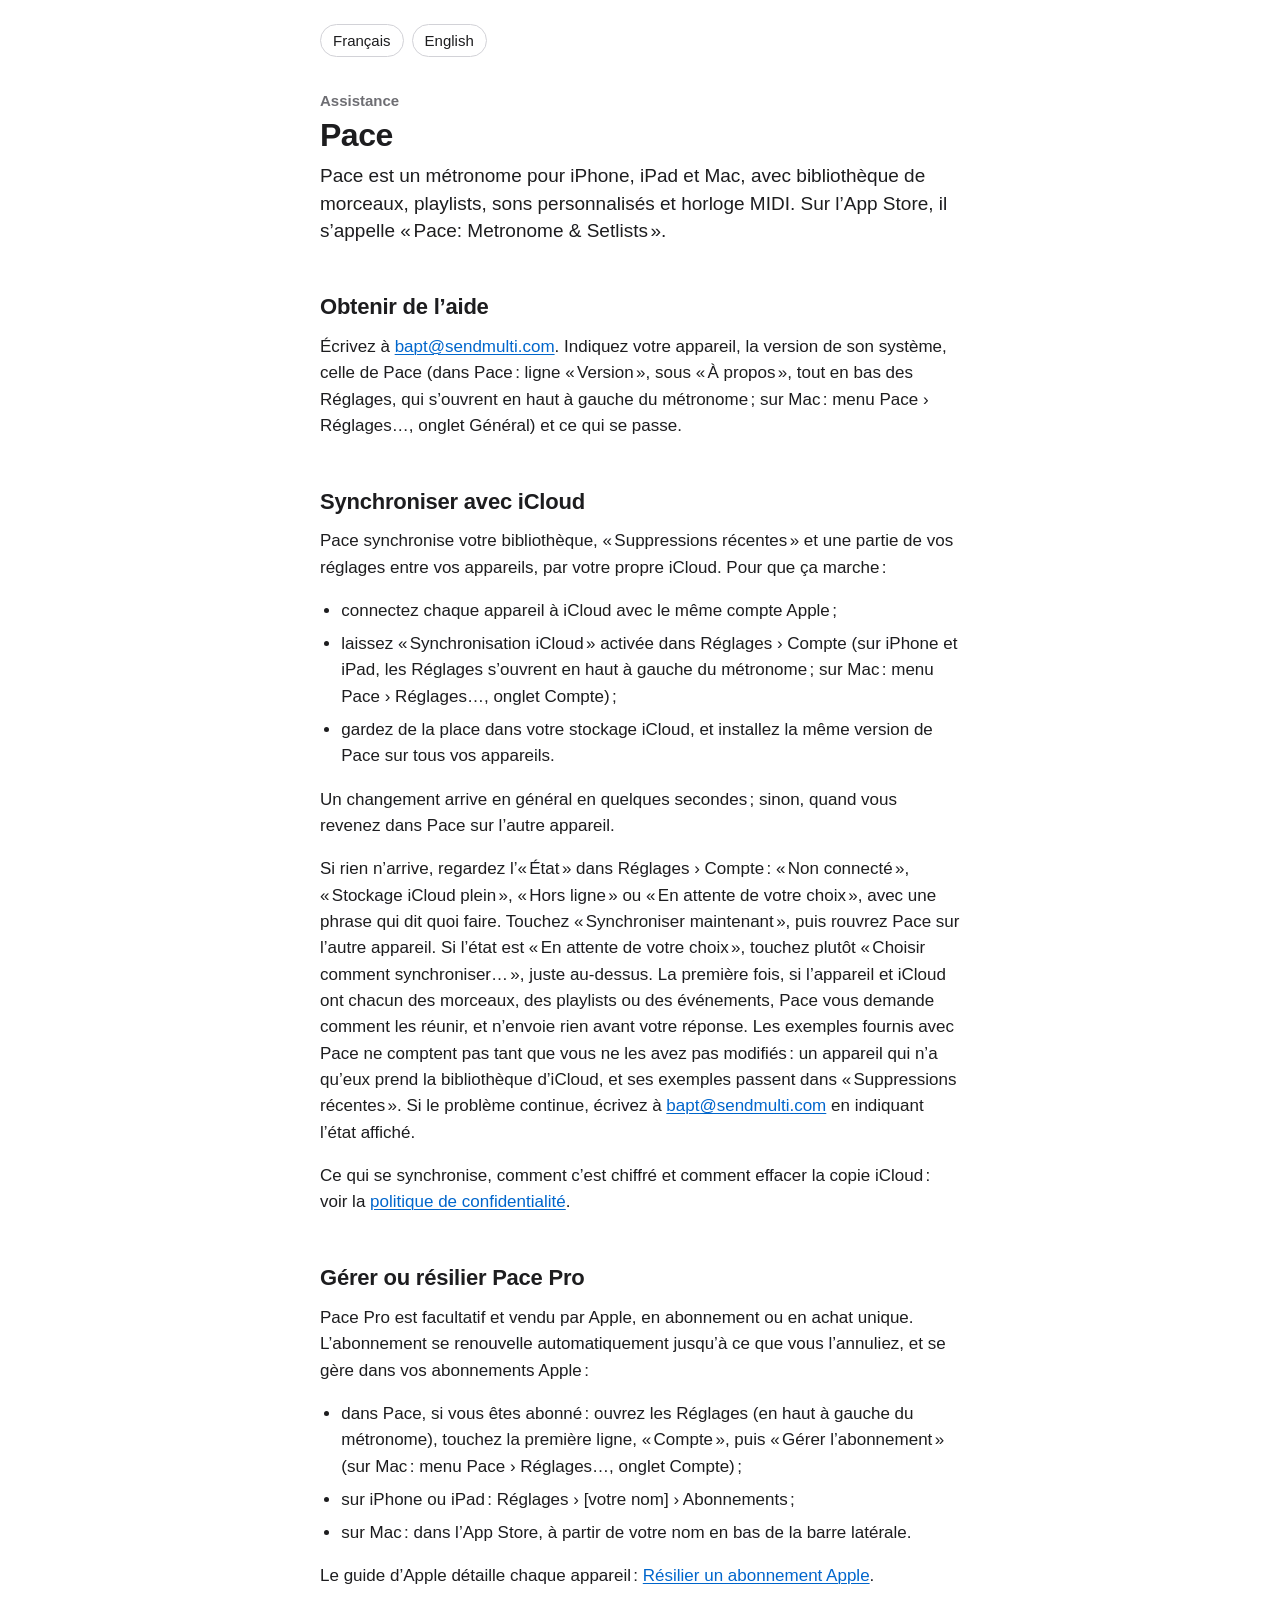
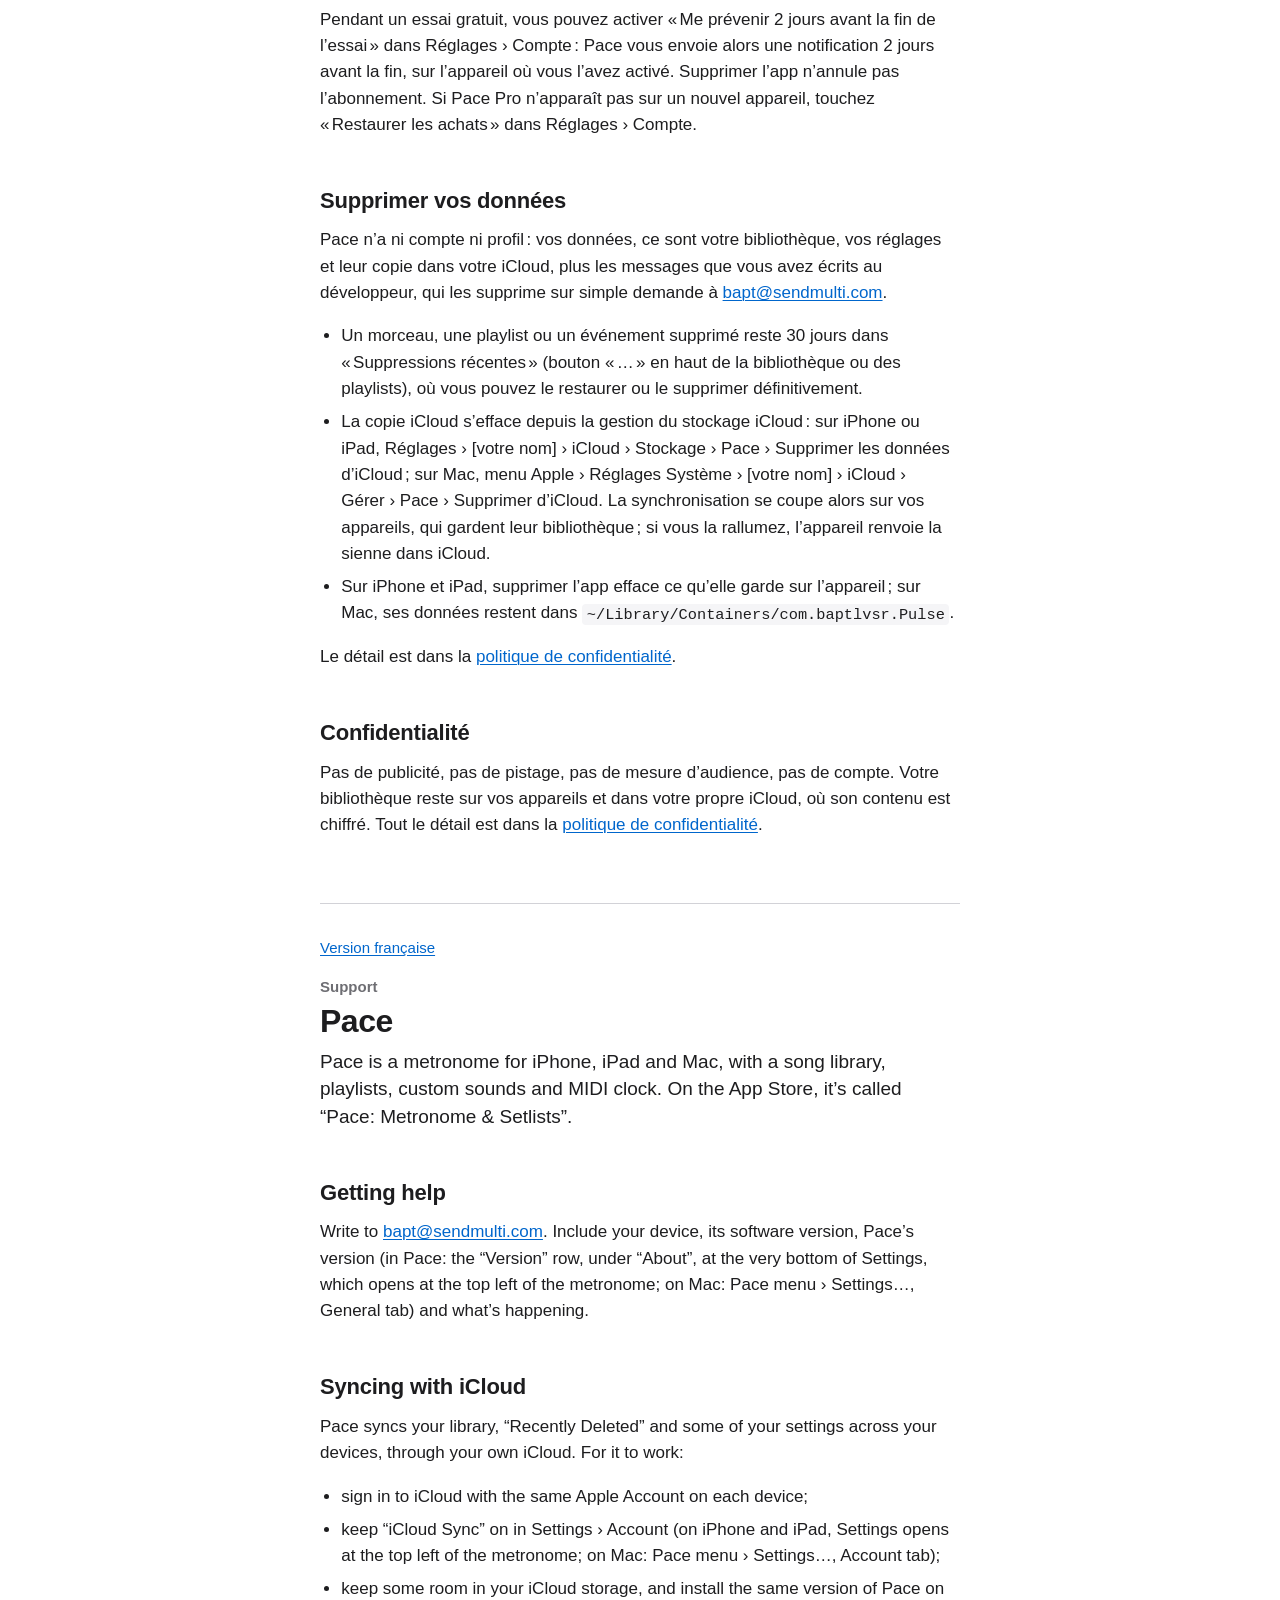
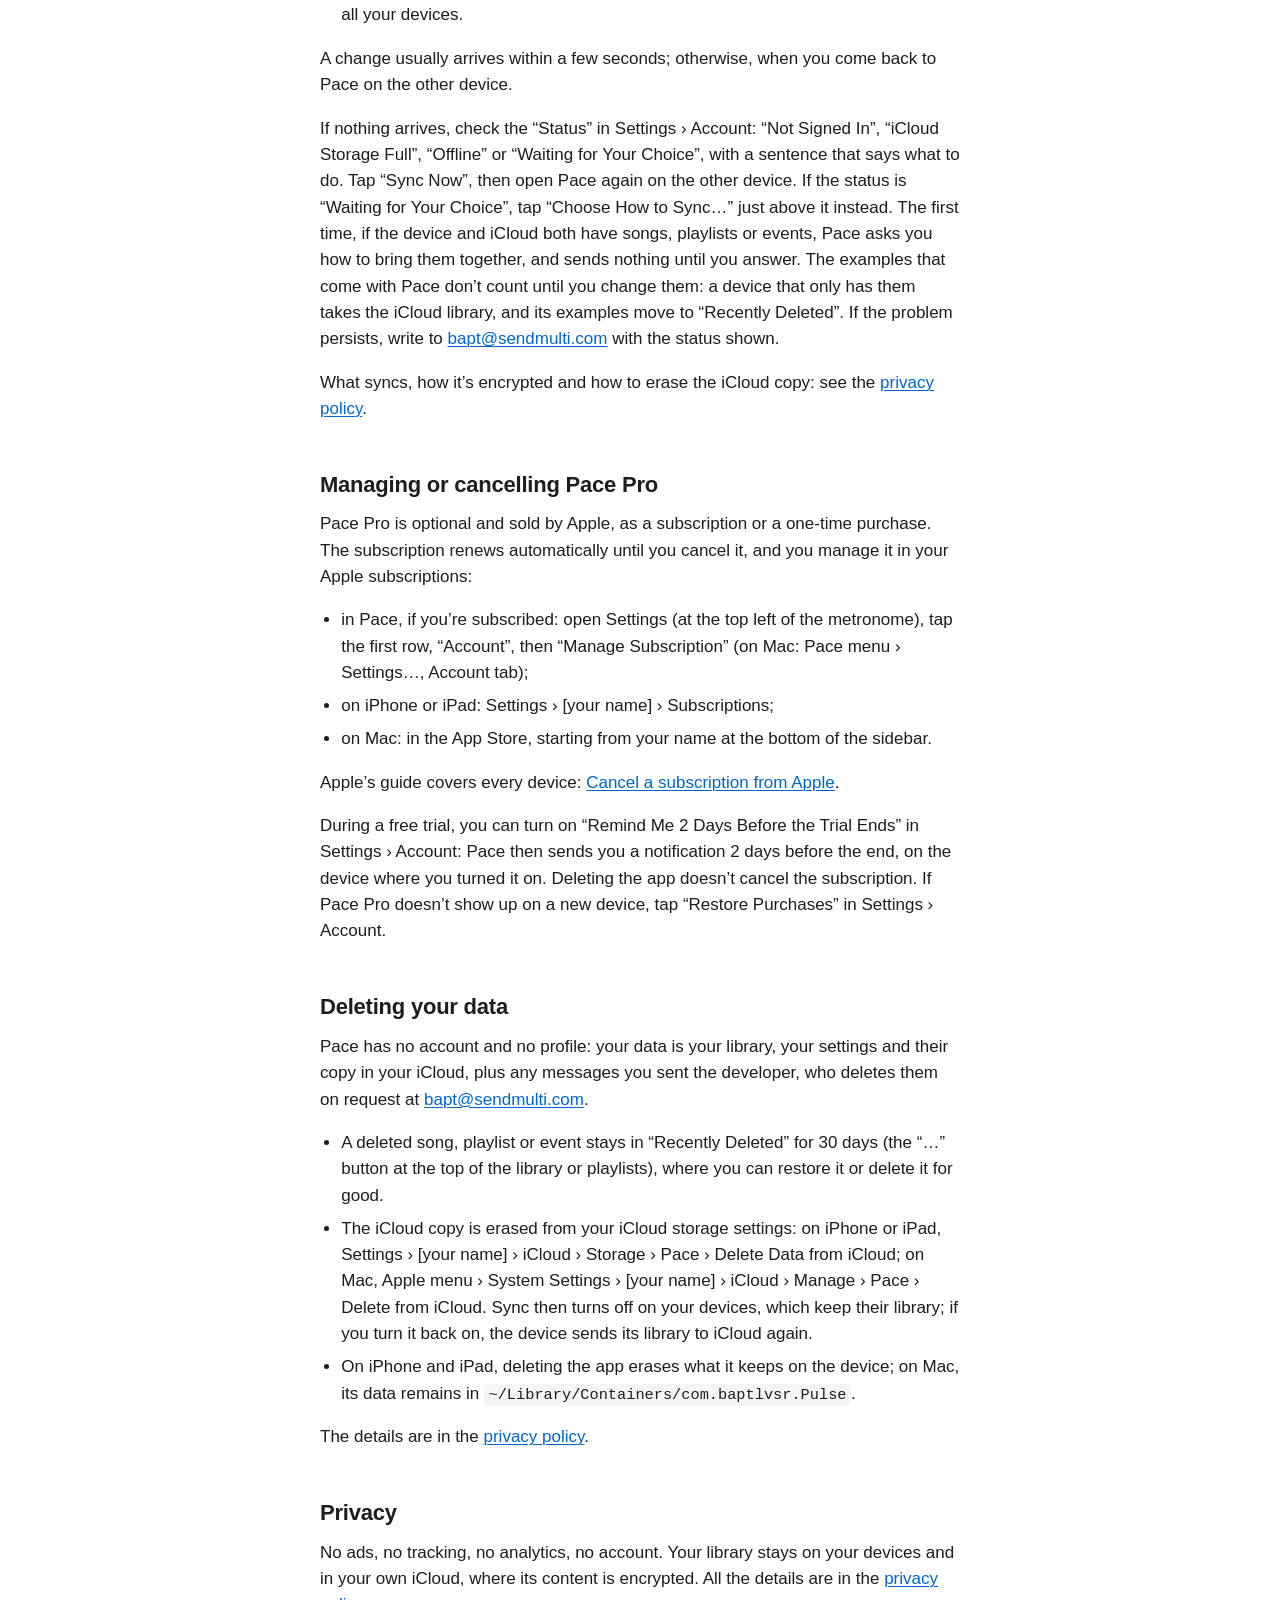
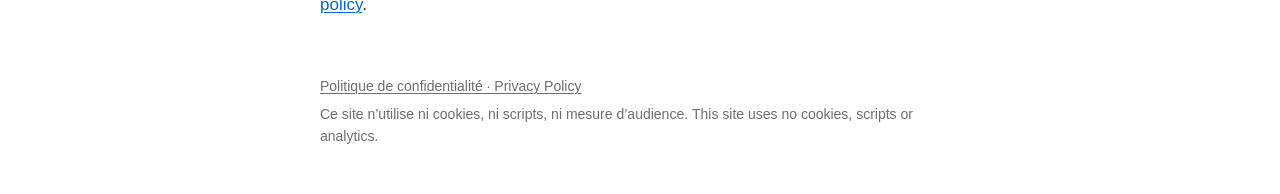
<file: index.html>
<!doctype html>
<html lang="fr">
<head>
<meta charset="utf-8">
<meta name="viewport" content="width=device-width, initial-scale=1">
<meta name="color-scheme" content="light dark">
<meta name="referrer" content="no-referrer">
<meta name="description" content="Assistance de Pace, métronome pour iPhone, iPad et Mac. Support for Pace, a metronome for iPhone, iPad and Mac.">
<title>Pace – Assistance · Support</title>
<link rel="stylesheet" href="style.css">
</head>
<body>
<main>

<nav class="lang-switch" aria-label="Langue / Language">
<a href="#fr" hreflang="fr" lang="fr">Français</a>
<a href="#en" hreflang="en" lang="en">English</a>
</nav>

<article lang="fr" id="fr">

<header>
<p class="eyebrow">Assistance</p>
<h1>Pace</h1>
<p class="lead">Pace est un métronome pour iPhone, iPad et Mac, avec bibliothèque de morceaux, playlists, sons personnalisés et horloge MIDI. Sur l’App Store, il s’appelle « Pace: Metronome &amp; Setlists ».</p>
</header>

<section aria-labelledby="fr-aide">
<h2 id="fr-aide">Obtenir de l’aide</h2>
<p>Écrivez à <a href="mailto:bapt@sendmulti.com">bapt@sendmulti.com</a>. Indiquez votre appareil, la version de son système, celle de Pace (dans Pace : ligne « Version », sous « À propos », tout en bas des Réglages, qui s’ouvrent en haut à gauche du métronome ; sur Mac : menu Pace › Réglages…, onglet Général) et ce qui se passe.</p>
</section>

<section aria-labelledby="fr-icloud">
<h2 id="fr-icloud">Synchroniser avec iCloud</h2>
<p>Pace synchronise votre bibliothèque, « Suppressions récentes » et une partie de vos réglages entre vos appareils, par votre propre iCloud. Pour que ça marche :</p>
<ul>
<li>connectez chaque appareil à iCloud avec le même compte Apple ;</li>
<li>laissez « Synchronisation iCloud » activée dans Réglages › Compte (sur iPhone et iPad, les Réglages s’ouvrent en haut à gauche du métronome ; sur Mac : menu Pace › Réglages…, onglet Compte) ;</li>
<li>gardez de la place dans votre stockage iCloud, et installez la même version de Pace sur tous vos appareils.</li>
</ul>
<p>Un changement arrive en général en quelques secondes ; sinon, quand vous revenez dans Pace sur l’autre appareil.</p>
<p>Si rien n’arrive, regardez l’« État » dans Réglages › Compte : « Non connecté », « Stockage iCloud plein », « Hors ligne » ou « En attente de votre choix », avec une phrase qui dit quoi faire. Touchez « Synchroniser maintenant », puis rouvrez Pace sur l’autre appareil. Si l’état est « En attente de votre choix », touchez plutôt « Choisir comment synchroniser… », juste au-dessus. La première fois, si l’appareil et iCloud ont chacun des morceaux, des playlists ou des événements, Pace vous demande comment les réunir, et n’envoie rien avant votre réponse. Les exemples fournis avec Pace ne comptent pas tant que vous ne les avez pas modifiés : un appareil qui n’a qu’eux prend la bibliothèque d’iCloud, et ses exemples passent dans « Suppressions récentes ». Si le problème continue, écrivez à <a href="mailto:bapt@sendmulti.com">bapt@sendmulti.com</a> en indiquant l’état affiché.</p>
<p>Ce qui se synchronise, comment c’est chiffré et comment effacer la copie iCloud : voir la <a href="privacy/#fr-icloud">politique de confidentialité</a>.</p>
</section>

<section aria-labelledby="fr-pro">
<h2 id="fr-pro">Gérer ou résilier Pace Pro</h2>
<p>Pace Pro est facultatif et vendu par Apple, en abonnement ou en achat unique. L’abonnement se renouvelle automatiquement jusqu’à ce que vous l’annuliez, et se gère dans vos abonnements Apple :</p>
<ul>
<li>dans Pace, si vous êtes abonné : ouvrez les Réglages (en haut à gauche du métronome), touchez la première ligne, « Compte », puis « Gérer l’abonnement » (sur Mac : menu Pace › Réglages…, onglet Compte) ;</li>
<li>sur iPhone ou iPad : Réglages › [votre nom] › Abonnements ;</li>
<li>sur Mac : dans l’App Store, à partir de votre nom en bas de la barre latérale.</li>
</ul>
<p>Le guide d’Apple détaille chaque appareil : <a href="https://support.apple.com/fr-fr/118428">Résilier un abonnement Apple</a>.</p>
<p>Pendant un essai gratuit, vous pouvez activer « Me prévenir 2 jours avant la fin de l’essai » dans Réglages › Compte : Pace vous envoie alors une notification 2 jours avant la fin, sur l’appareil où vous l’avez activé. Supprimer l’app n’annule pas l’abonnement. Si Pace Pro n’apparaît pas sur un nouvel appareil, touchez « Restaurer les achats » dans Réglages › Compte.</p>
</section>

<section aria-labelledby="fr-supprimer">
<h2 id="fr-supprimer">Supprimer vos données</h2>
<p>Pace n’a ni compte ni profil : vos données, ce sont votre bibliothèque, vos réglages et leur copie dans votre iCloud, plus les messages que vous avez écrits au développeur, qui les supprime sur simple demande à <a href="mailto:bapt@sendmulti.com">bapt@sendmulti.com</a>.</p>
<ul>
<li>Un morceau, une playlist ou un événement supprimé reste 30 jours dans « Suppressions récentes » (bouton « … » en haut de la bibliothèque ou des playlists), où vous pouvez le restaurer ou le supprimer définitivement.</li>
<li>La copie iCloud s’efface depuis la gestion du stockage iCloud : sur iPhone ou iPad, Réglages › [votre nom] › iCloud › Stockage › Pace › Supprimer les données d’iCloud ; sur Mac, menu Apple › Réglages Système › [votre nom] › iCloud › Gérer › Pace › Supprimer d’iCloud. La synchronisation se coupe alors sur vos appareils, qui gardent leur bibliothèque ; si vous la rallumez, l’appareil renvoie la sienne dans iCloud.</li>
<li>Sur iPhone et iPad, supprimer l’app efface ce qu’elle garde sur l’appareil ; sur Mac, ses données restent dans <code>~/Library/Containers/com.baptlvsr.Pulse</code>.</li>
</ul>
<p>Le détail est dans la <a href="privacy/#fr-supprimer">politique de confidentialité</a>.</p>
</section>

<section aria-labelledby="fr-confidentialite">
<h2 id="fr-confidentialite">Confidentialité</h2>
<p>Pas de publicité, pas de pistage, pas de mesure d’audience, pas de compte. Votre bibliothèque reste sur vos appareils et dans votre propre iCloud, où son contenu est chiffré. Tout le détail est dans la <a href="privacy/">politique de confidentialité</a>.</p>
</section>

</article>

<hr class="lang-divider">

<article lang="en" id="en">

<header>
<p class="back-to"><a href="#fr" hreflang="fr" lang="fr">Version française</a></p>
<p class="eyebrow">Support</p>
<h1>Pace</h1>
<p class="lead">Pace is a metronome for iPhone, iPad and Mac, with a song library, playlists, custom sounds and MIDI clock. On the App Store, it’s called “Pace: Metronome &amp; Setlists”.</p>
</header>

<section aria-labelledby="en-help">
<h2 id="en-help">Getting help</h2>
<p>Write to <a href="mailto:bapt@sendmulti.com">bapt@sendmulti.com</a>. Include your device, its software version, Pace’s version (in Pace: the “Version” row, under “About”, at the very bottom of Settings, which opens at the top left of the metronome; on Mac: Pace menu › Settings…, General tab) and what’s happening.</p>
</section>

<section aria-labelledby="en-icloud">
<h2 id="en-icloud">Syncing with iCloud</h2>
<p>Pace syncs your library, “Recently Deleted” and some of your settings across your devices, through your own iCloud. For it to work:</p>
<ul>
<li>sign in to iCloud with the same Apple Account on each device;</li>
<li>keep “iCloud Sync” on in Settings › Account (on iPhone and iPad, Settings opens at the top left of the metronome; on Mac: Pace menu › Settings…, Account tab);</li>
<li>keep some room in your iCloud storage, and install the same version of Pace on all your devices.</li>
</ul>
<p>A change usually arrives within a few seconds; otherwise, when you come back to Pace on the other device.</p>
<p>If nothing arrives, check the “Status” in Settings › Account: “Not Signed In”, “iCloud Storage Full”, “Offline” or “Waiting for Your Choice”, with a sentence that says what to do. Tap “Sync Now”, then open Pace again on the other device. If the status is “Waiting for Your Choice”, tap “Choose How to Sync…” just above it instead. The first time, if the device and iCloud both have songs, playlists or events, Pace asks you how to bring them together, and sends nothing until you answer. The examples that come with Pace don’t count until you change them: a device that only has them takes the iCloud library, and its examples move to “Recently Deleted”. If the problem persists, write to <a href="mailto:bapt@sendmulti.com">bapt@sendmulti.com</a> with the status shown.</p>
<p>What syncs, how it’s encrypted and how to erase the iCloud copy: see the <a href="privacy/#en-icloud">privacy policy</a>.</p>
</section>

<section aria-labelledby="en-pro">
<h2 id="en-pro">Managing or cancelling Pace Pro</h2>
<p>Pace Pro is optional and sold by Apple, as a subscription or a one-time purchase. The subscription renews automatically until you cancel it, and you manage it in your Apple subscriptions:</p>
<ul>
<li>in Pace, if you’re subscribed: open Settings (at the top left of the metronome), tap the first row, “Account”, then “Manage Subscription” (on Mac: Pace menu › Settings…, Account tab);</li>
<li>on iPhone or iPad: Settings › [your name] › Subscriptions;</li>
<li>on Mac: in the App Store, starting from your name at the bottom of the sidebar.</li>
</ul>
<p>Apple’s guide covers every device: <a href="https://support.apple.com/en-us/118428">Cancel a subscription from Apple</a>.</p>
<p>During a free trial, you can turn on “Remind Me 2 Days Before the Trial Ends” in Settings › Account: Pace then sends you a notification 2 days before the end, on the device where you turned it on. Deleting the app doesn’t cancel the subscription. If Pace Pro doesn’t show up on a new device, tap “Restore Purchases” in Settings › Account.</p>
</section>

<section aria-labelledby="en-delete">
<h2 id="en-delete">Deleting your data</h2>
<p>Pace has no account and no profile: your data is your library, your settings and their copy in your iCloud, plus any messages you sent the developer, who deletes them on request at <a href="mailto:bapt@sendmulti.com">bapt@sendmulti.com</a>.</p>
<ul>
<li>A deleted song, playlist or event stays in “Recently Deleted” for 30 days (the “…” button at the top of the library or playlists), where you can restore it or delete it for good.</li>
<li>The iCloud copy is erased from your iCloud storage settings: on iPhone or iPad, Settings › [your name] › iCloud › Storage › Pace › Delete Data from iCloud; on Mac, Apple menu › System Settings › [your name] › iCloud › Manage › Pace › Delete from iCloud. Sync then turns off on your devices, which keep their library; if you turn it back on, the device sends its library to iCloud again.</li>
<li>On iPhone and iPad, deleting the app erases what it keeps on the device; on Mac, its data remains in <code>~/Library/Containers/com.baptlvsr.Pulse</code>.</li>
</ul>
<p>The details are in the <a href="privacy/#en-delete">privacy policy</a>.</p>
</section>

<section aria-labelledby="en-privacy">
<h2 id="en-privacy">Privacy</h2>
<p>No ads, no tracking, no analytics, no account. Your library stays on your devices and in your own iCloud, where its content is encrypted. All the details are in the <a href="privacy/#en">privacy policy</a>.</p>
</section>

</article>

</main>

<footer class="site-footer">
<p><a href="privacy/">Politique de confidentialité · Privacy Policy</a></p>
<p><span lang="fr">Ce site n’utilise ni cookies, ni scripts, ni mesure d’audience.</span> <span lang="en">This site uses no cookies, scripts or analytics.</span></p>
</footer>
</body>
</html>
</file>
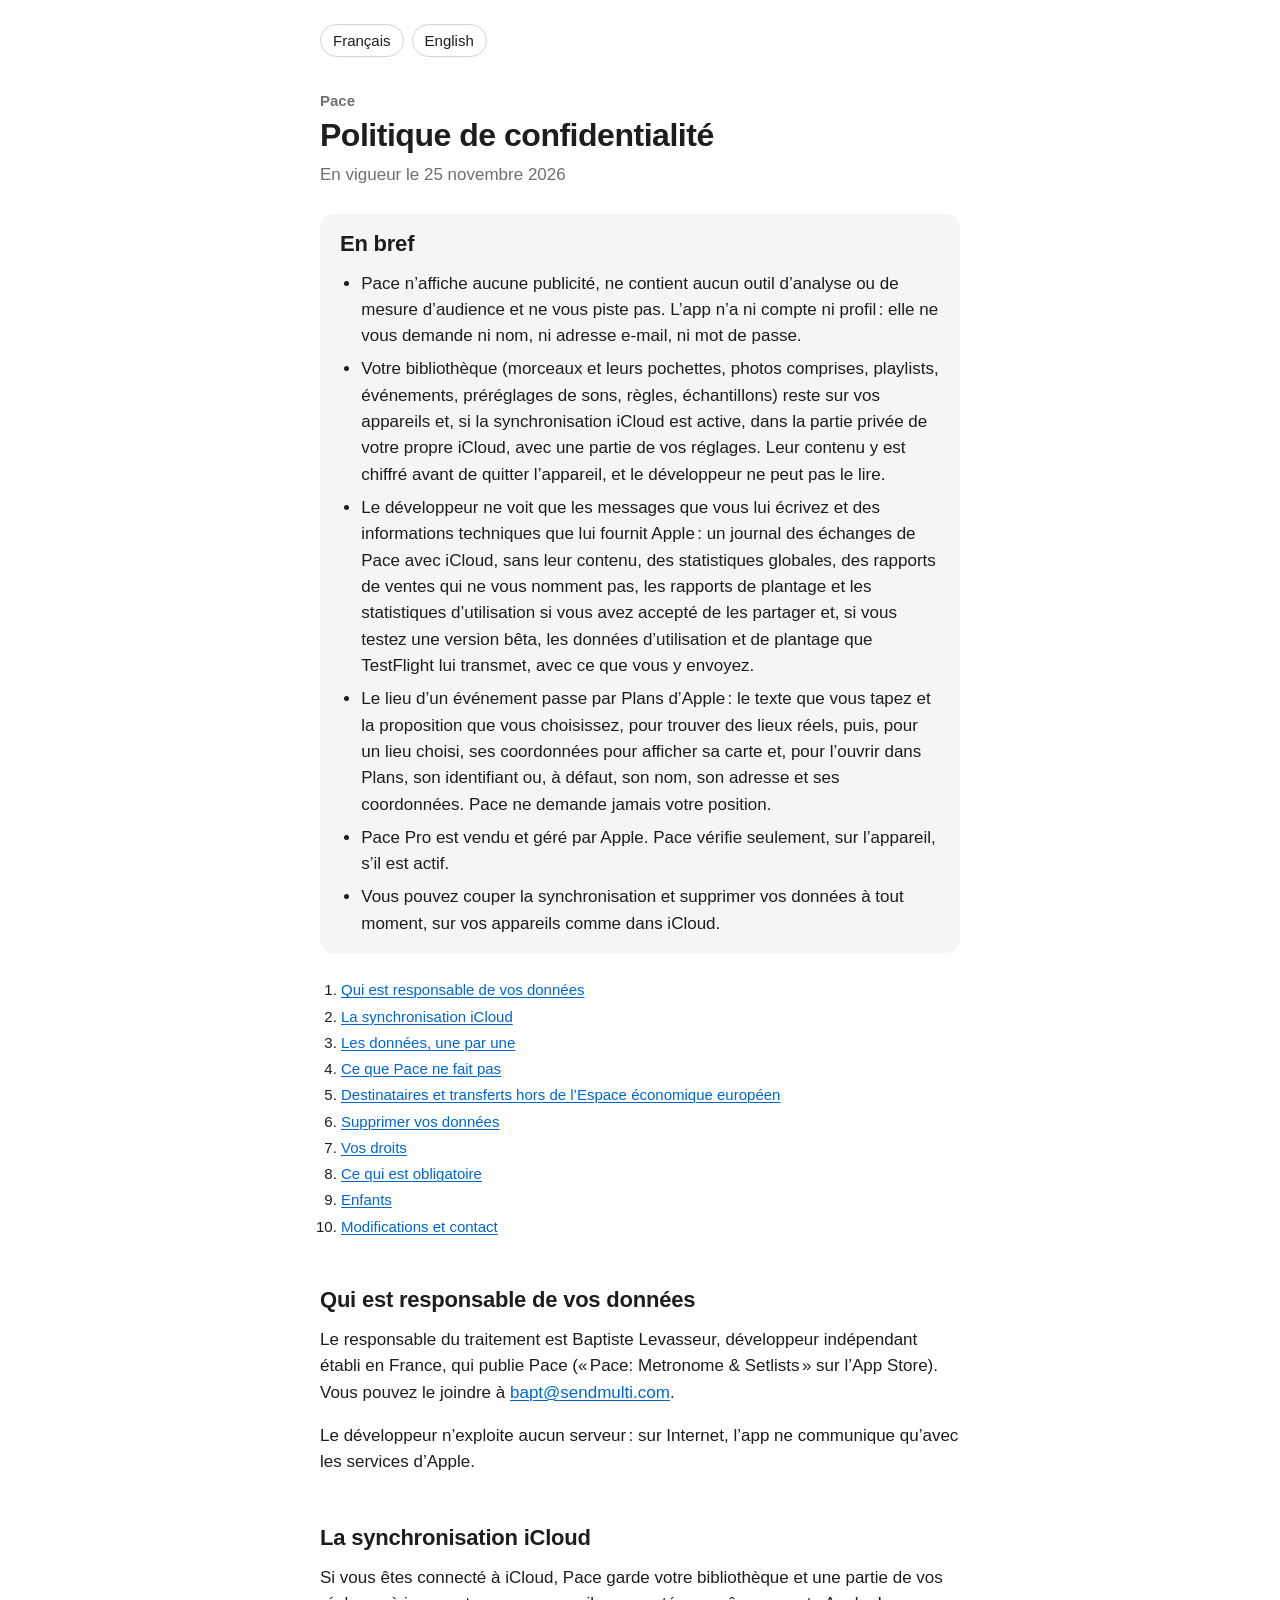
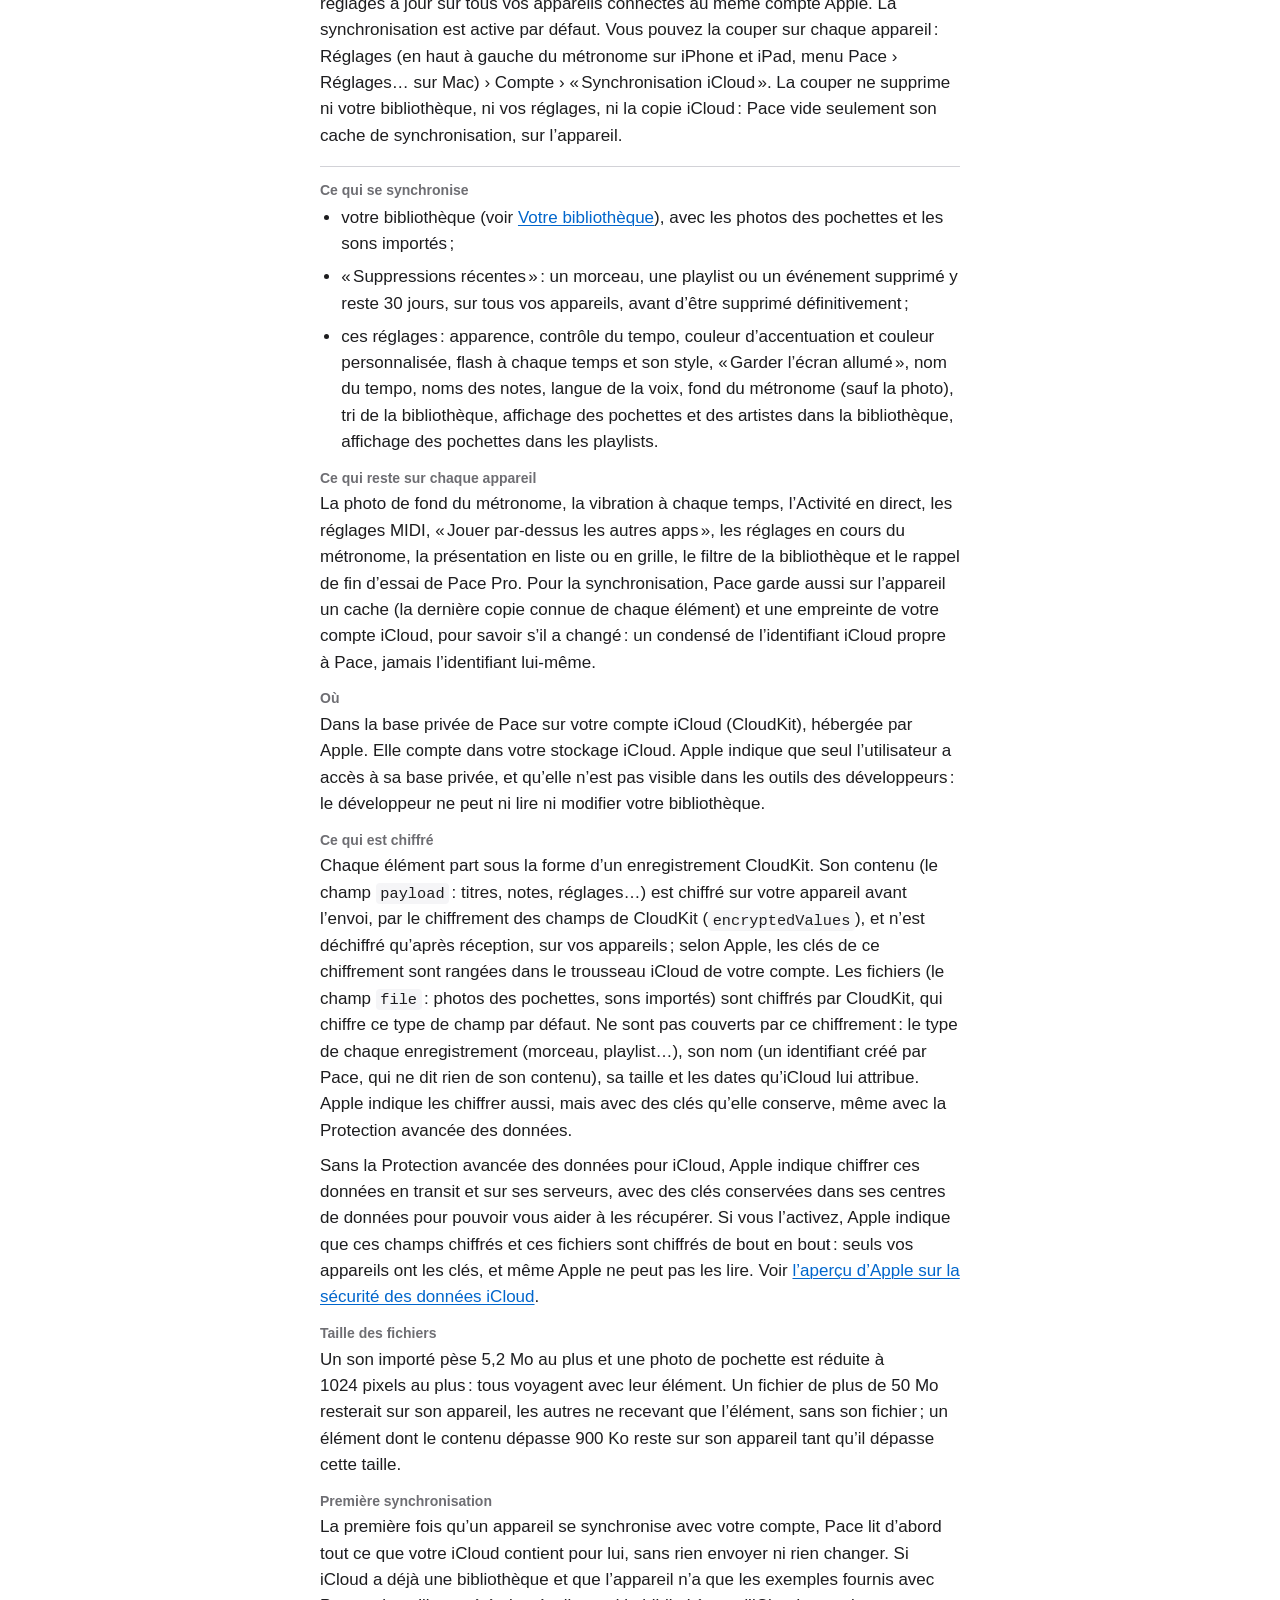
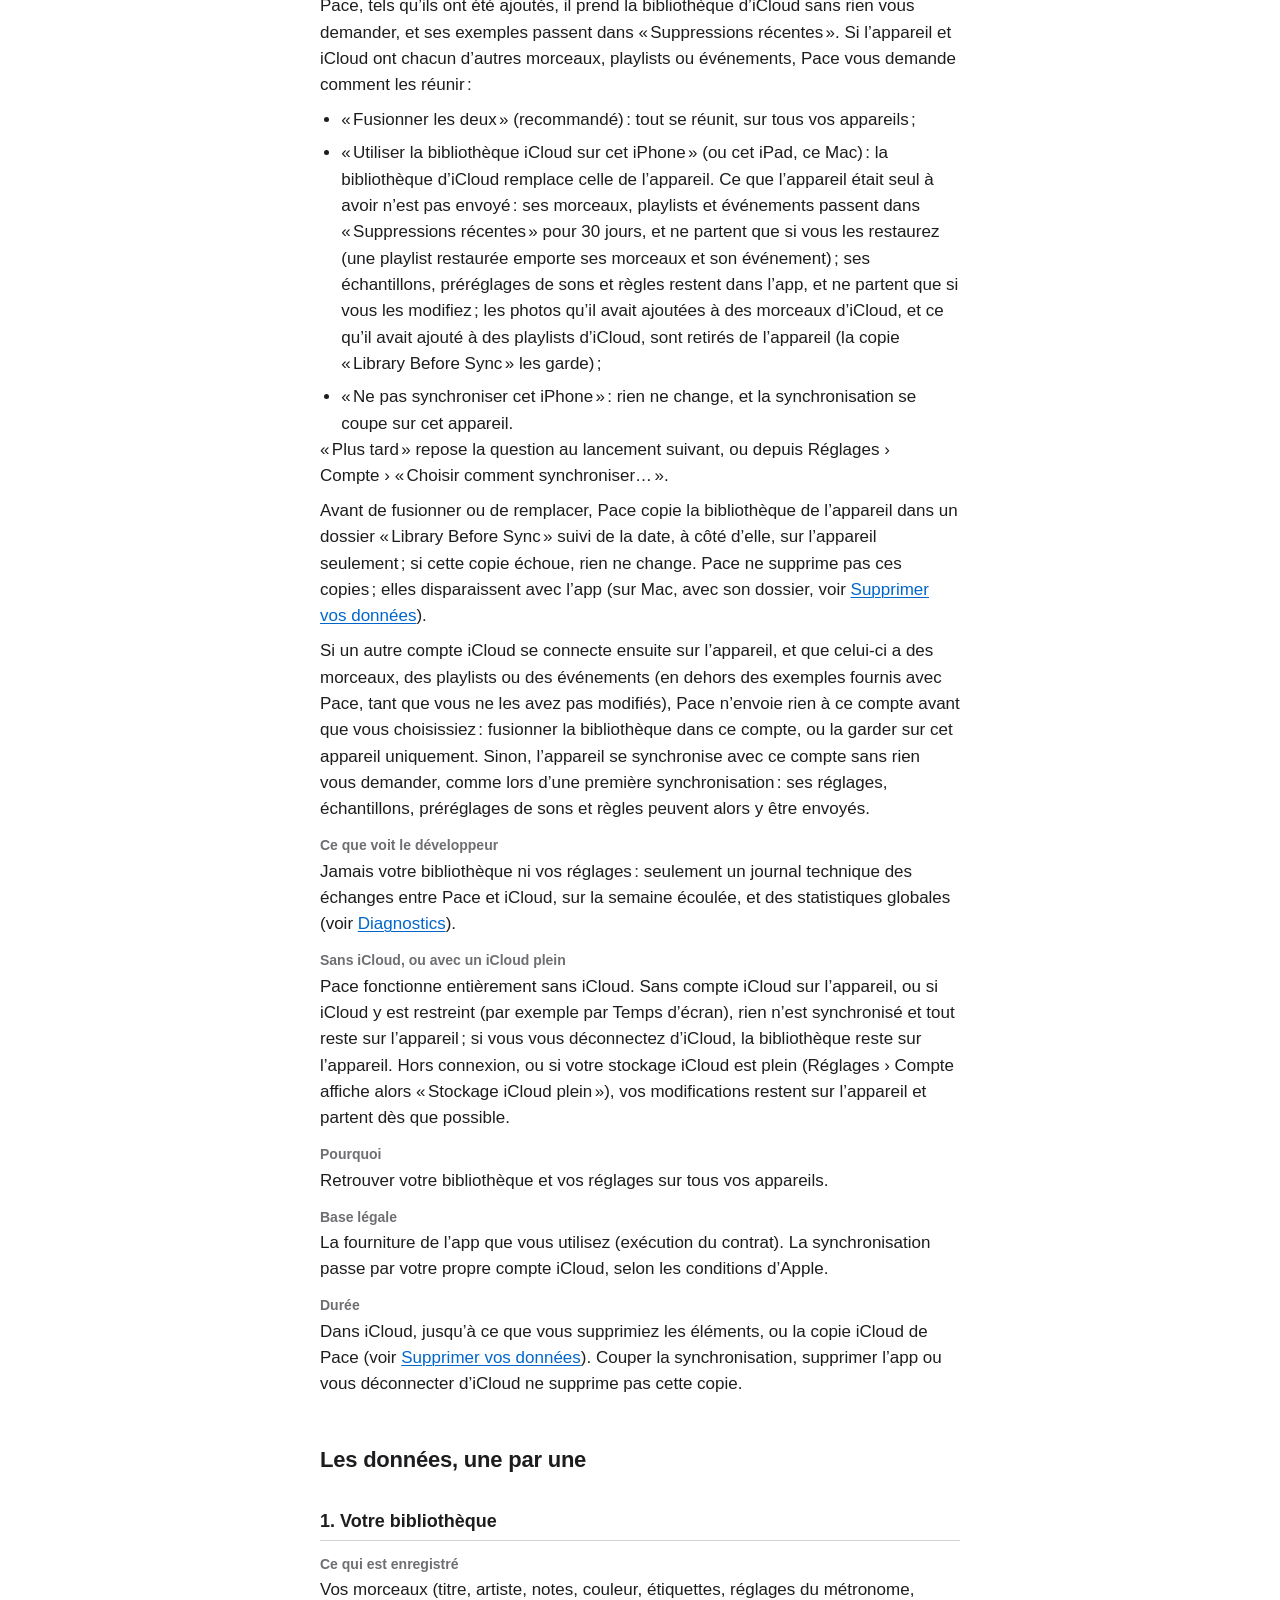
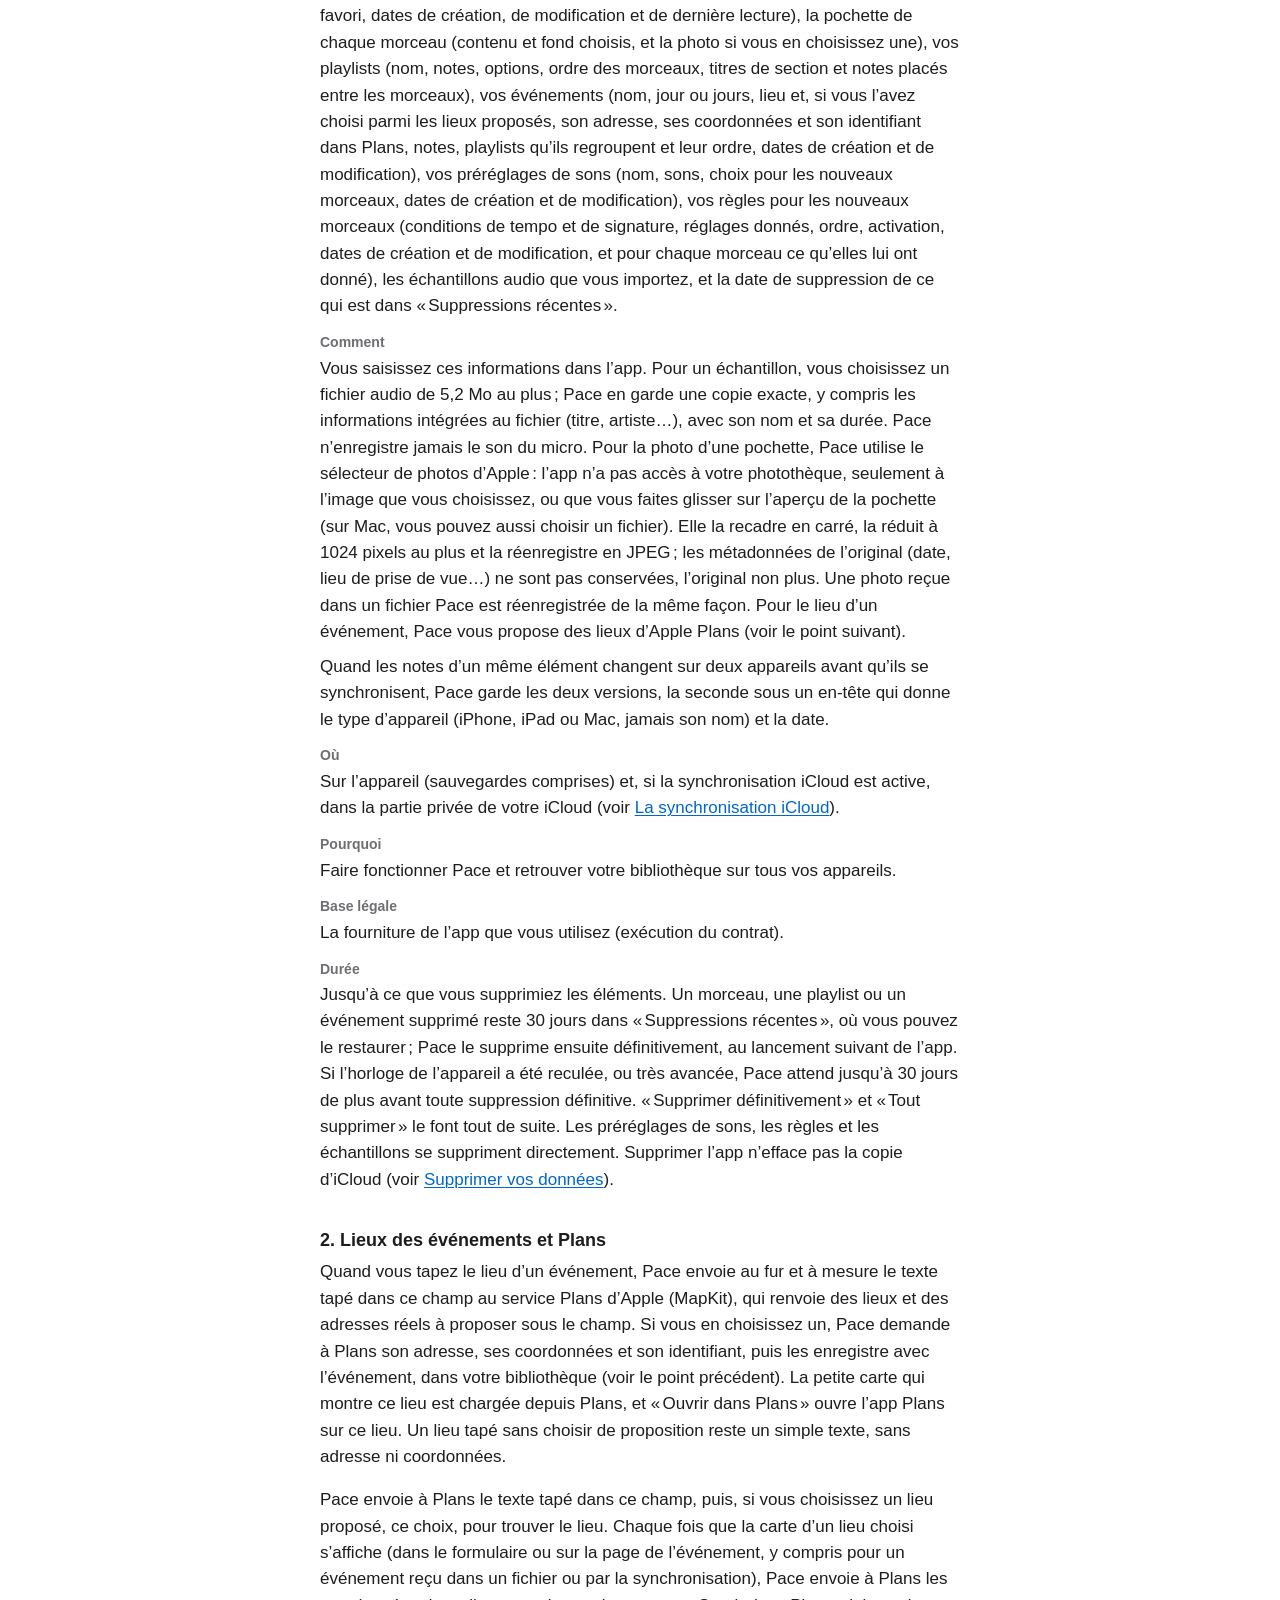
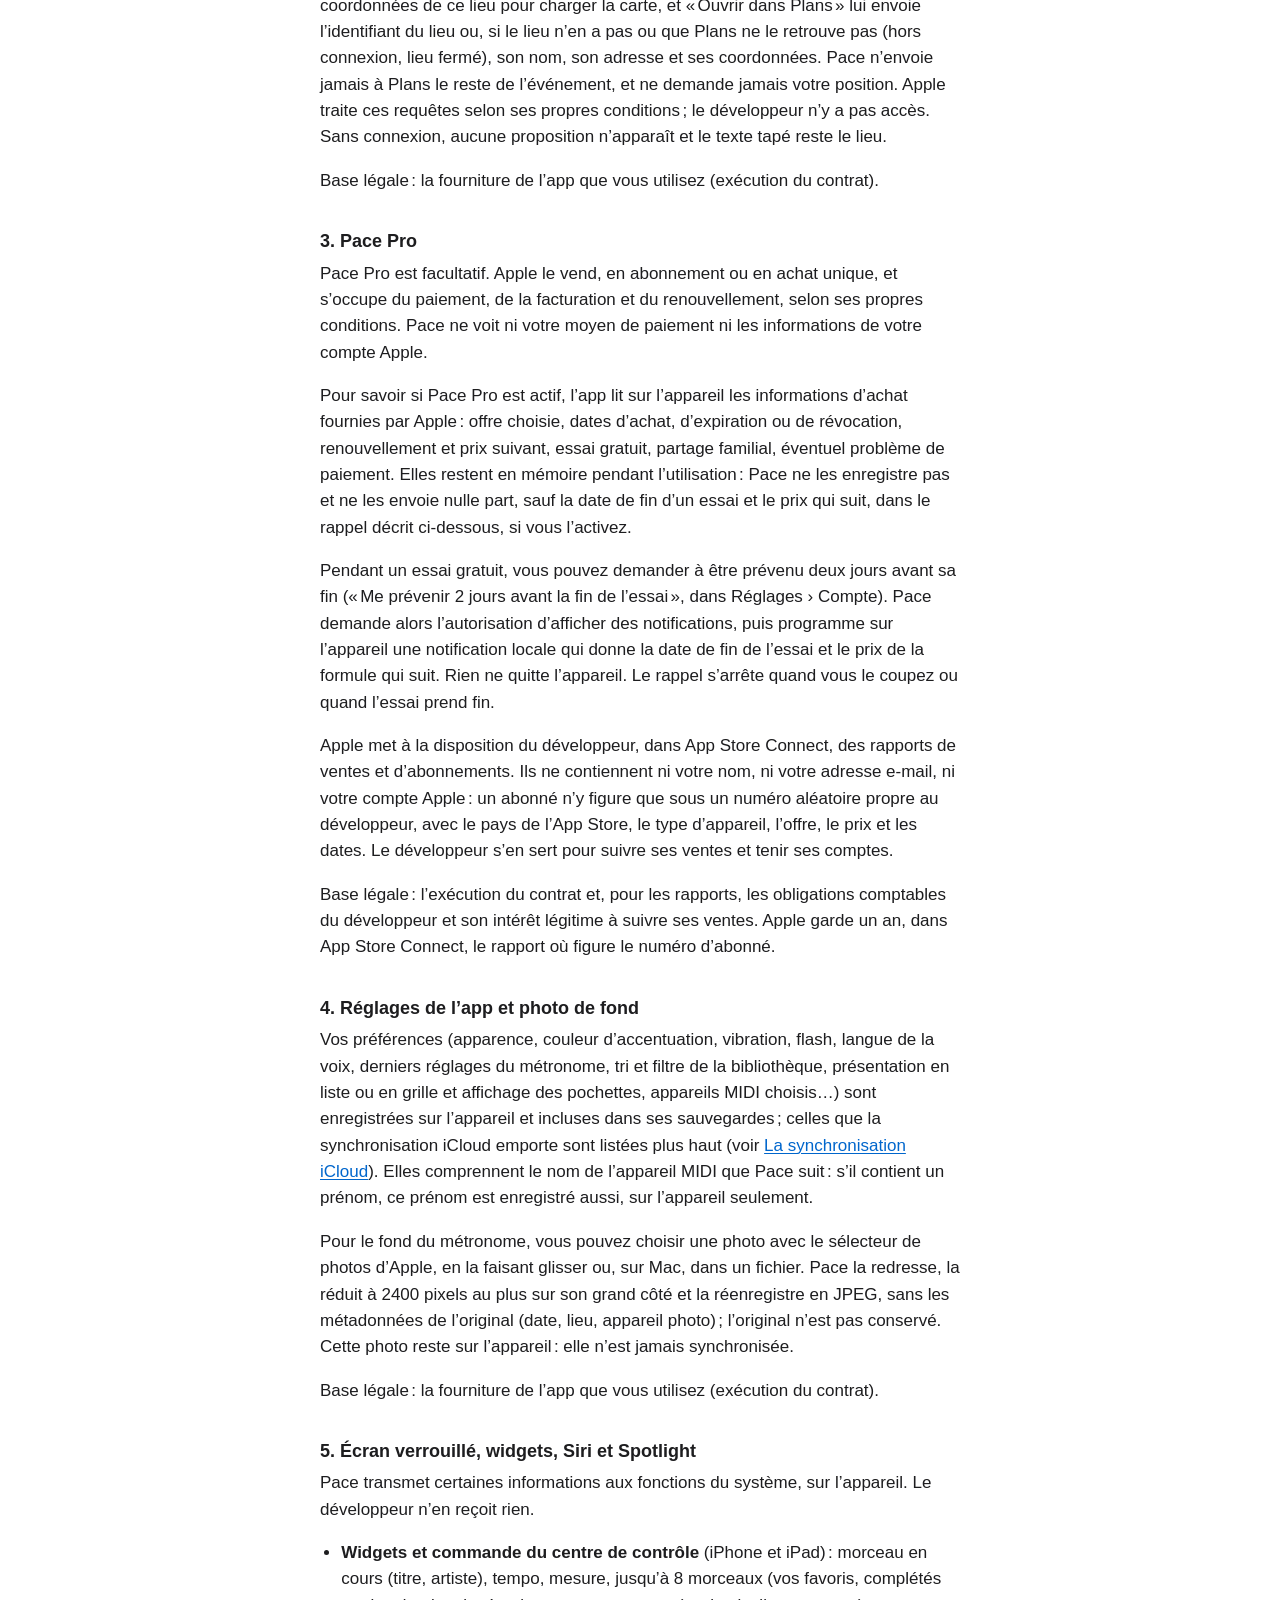
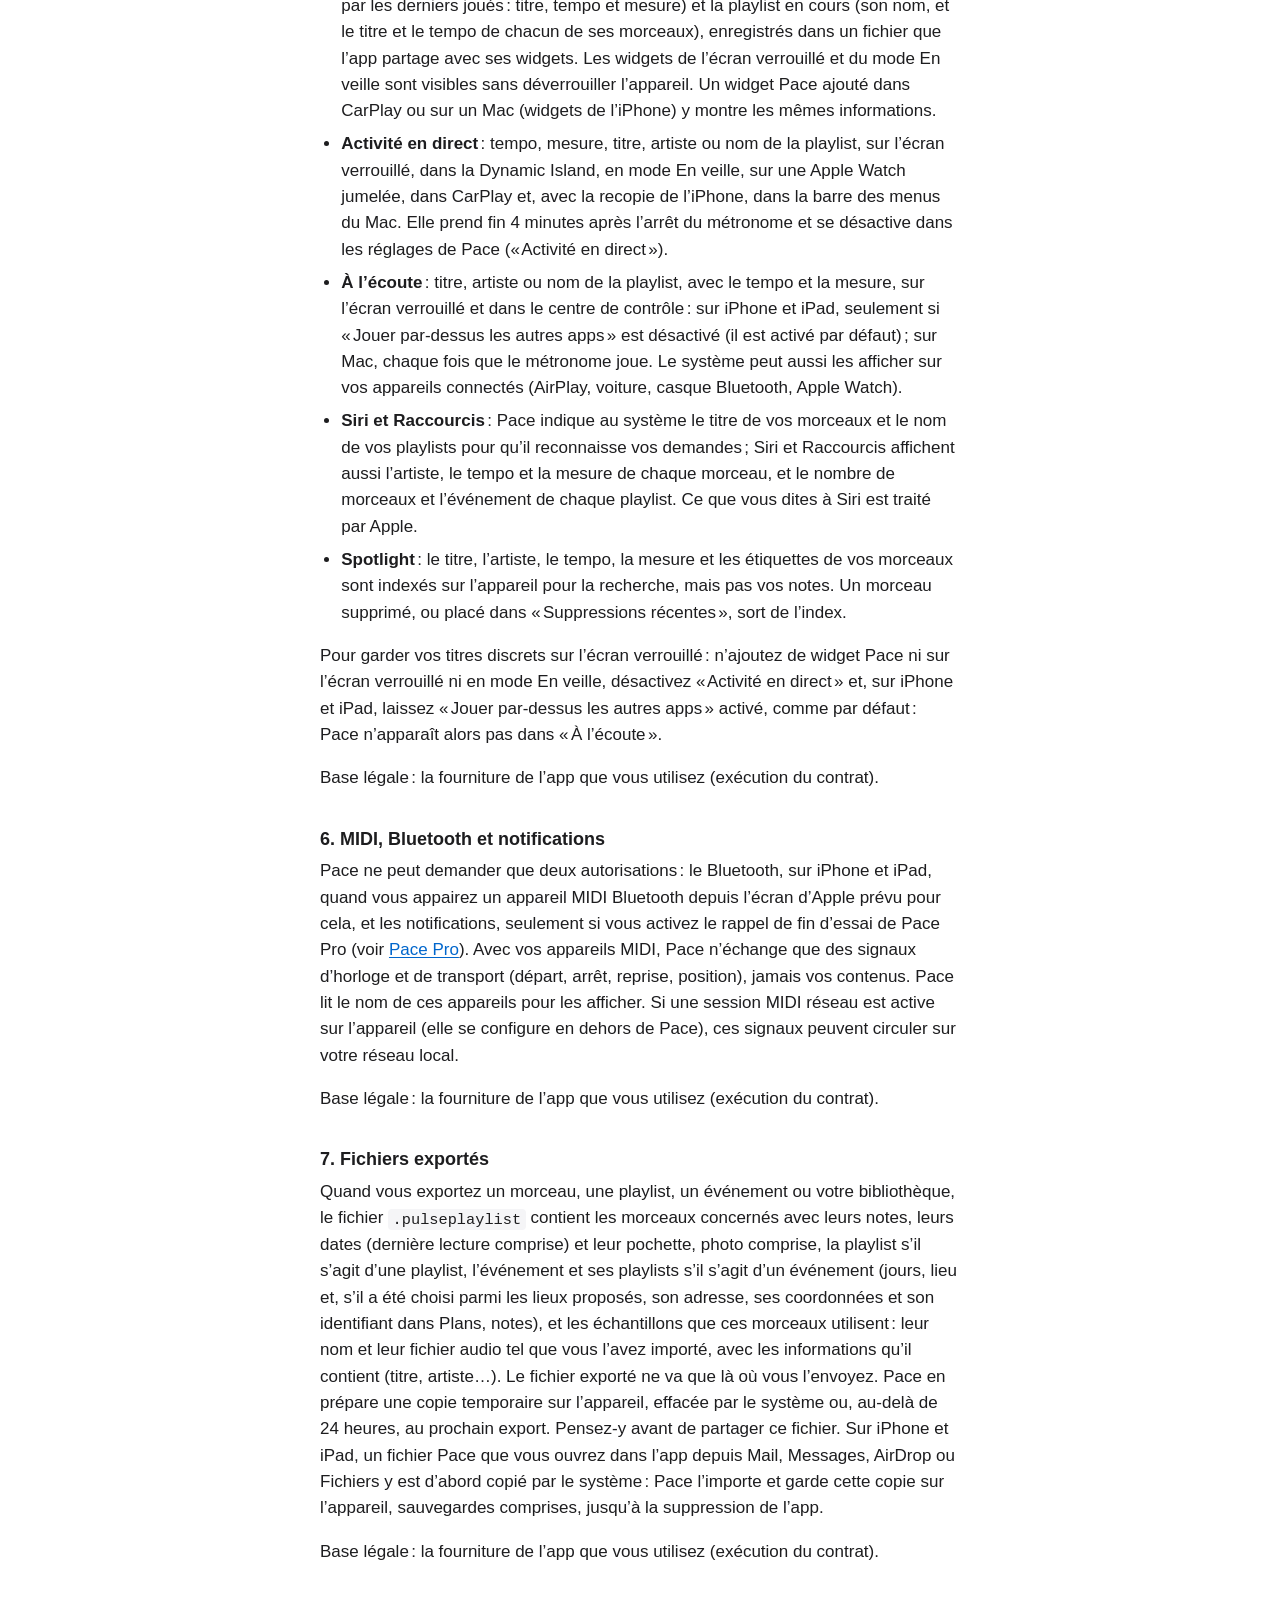
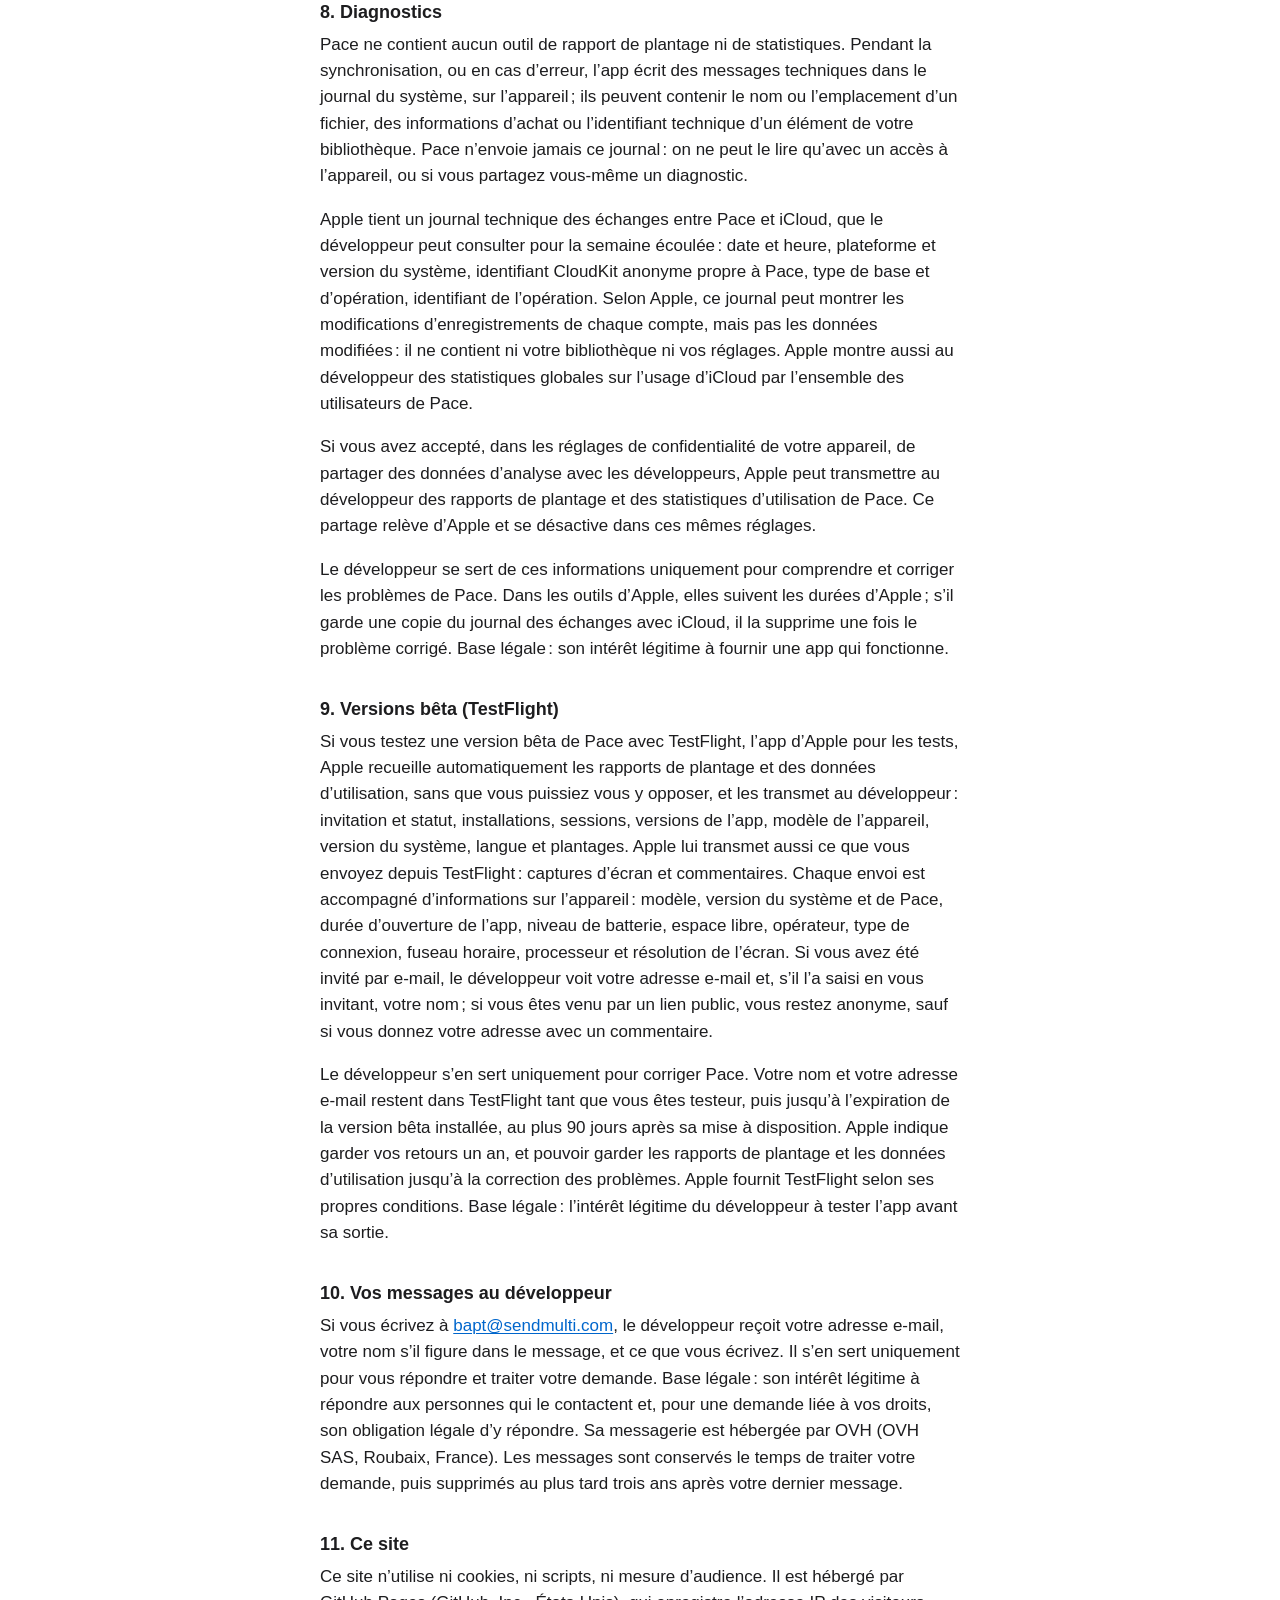
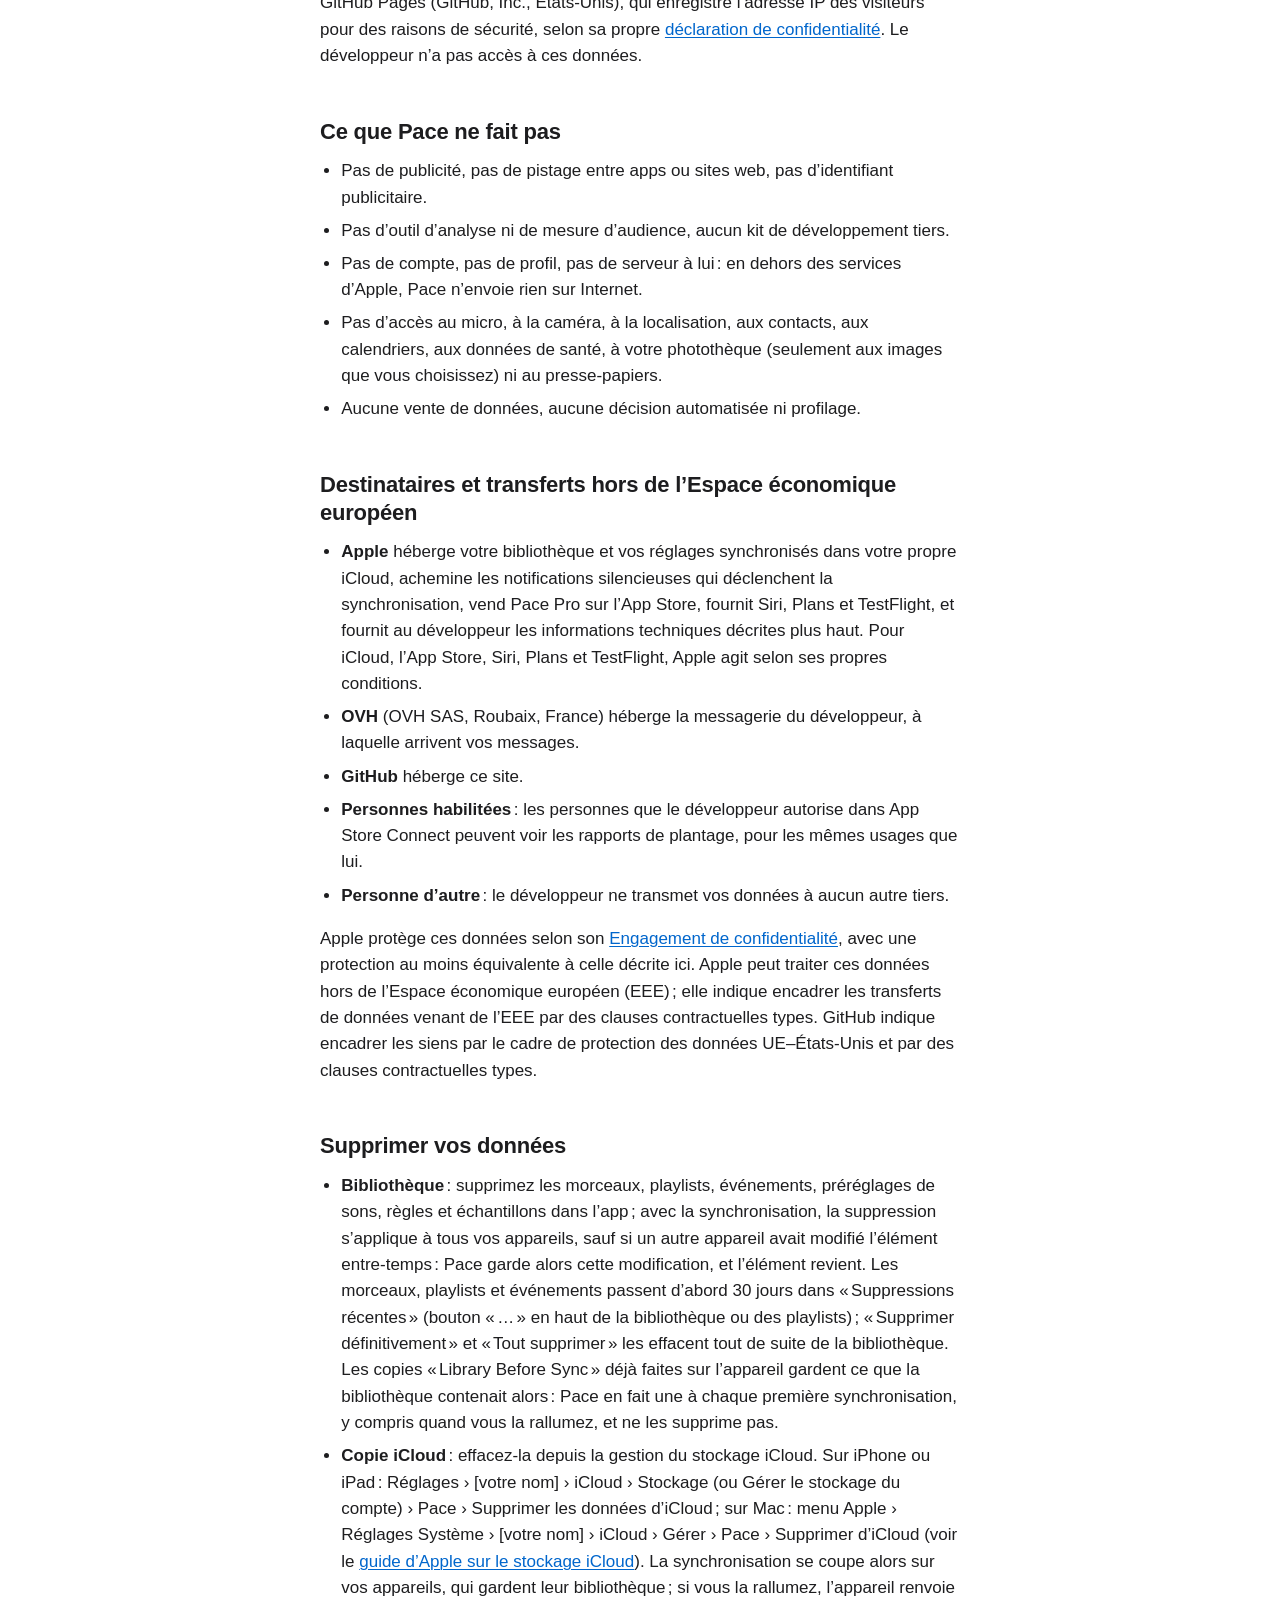
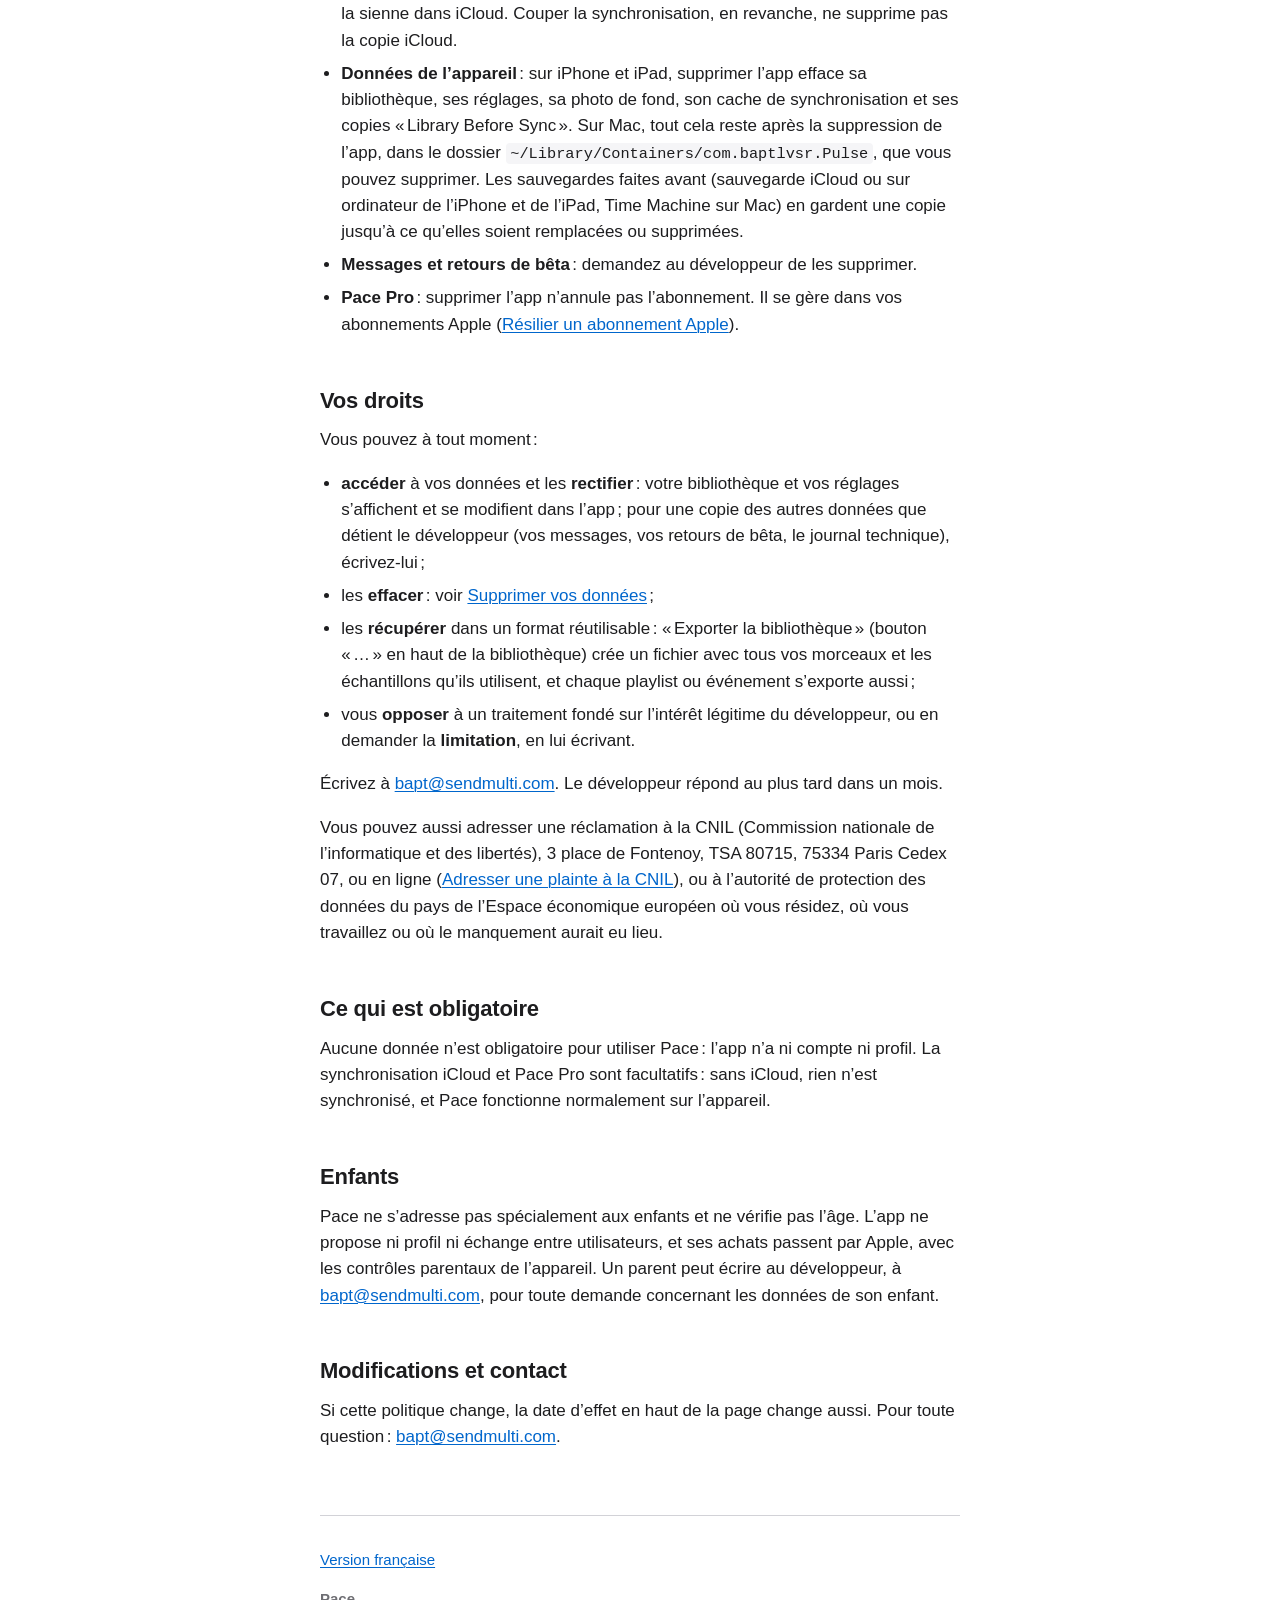
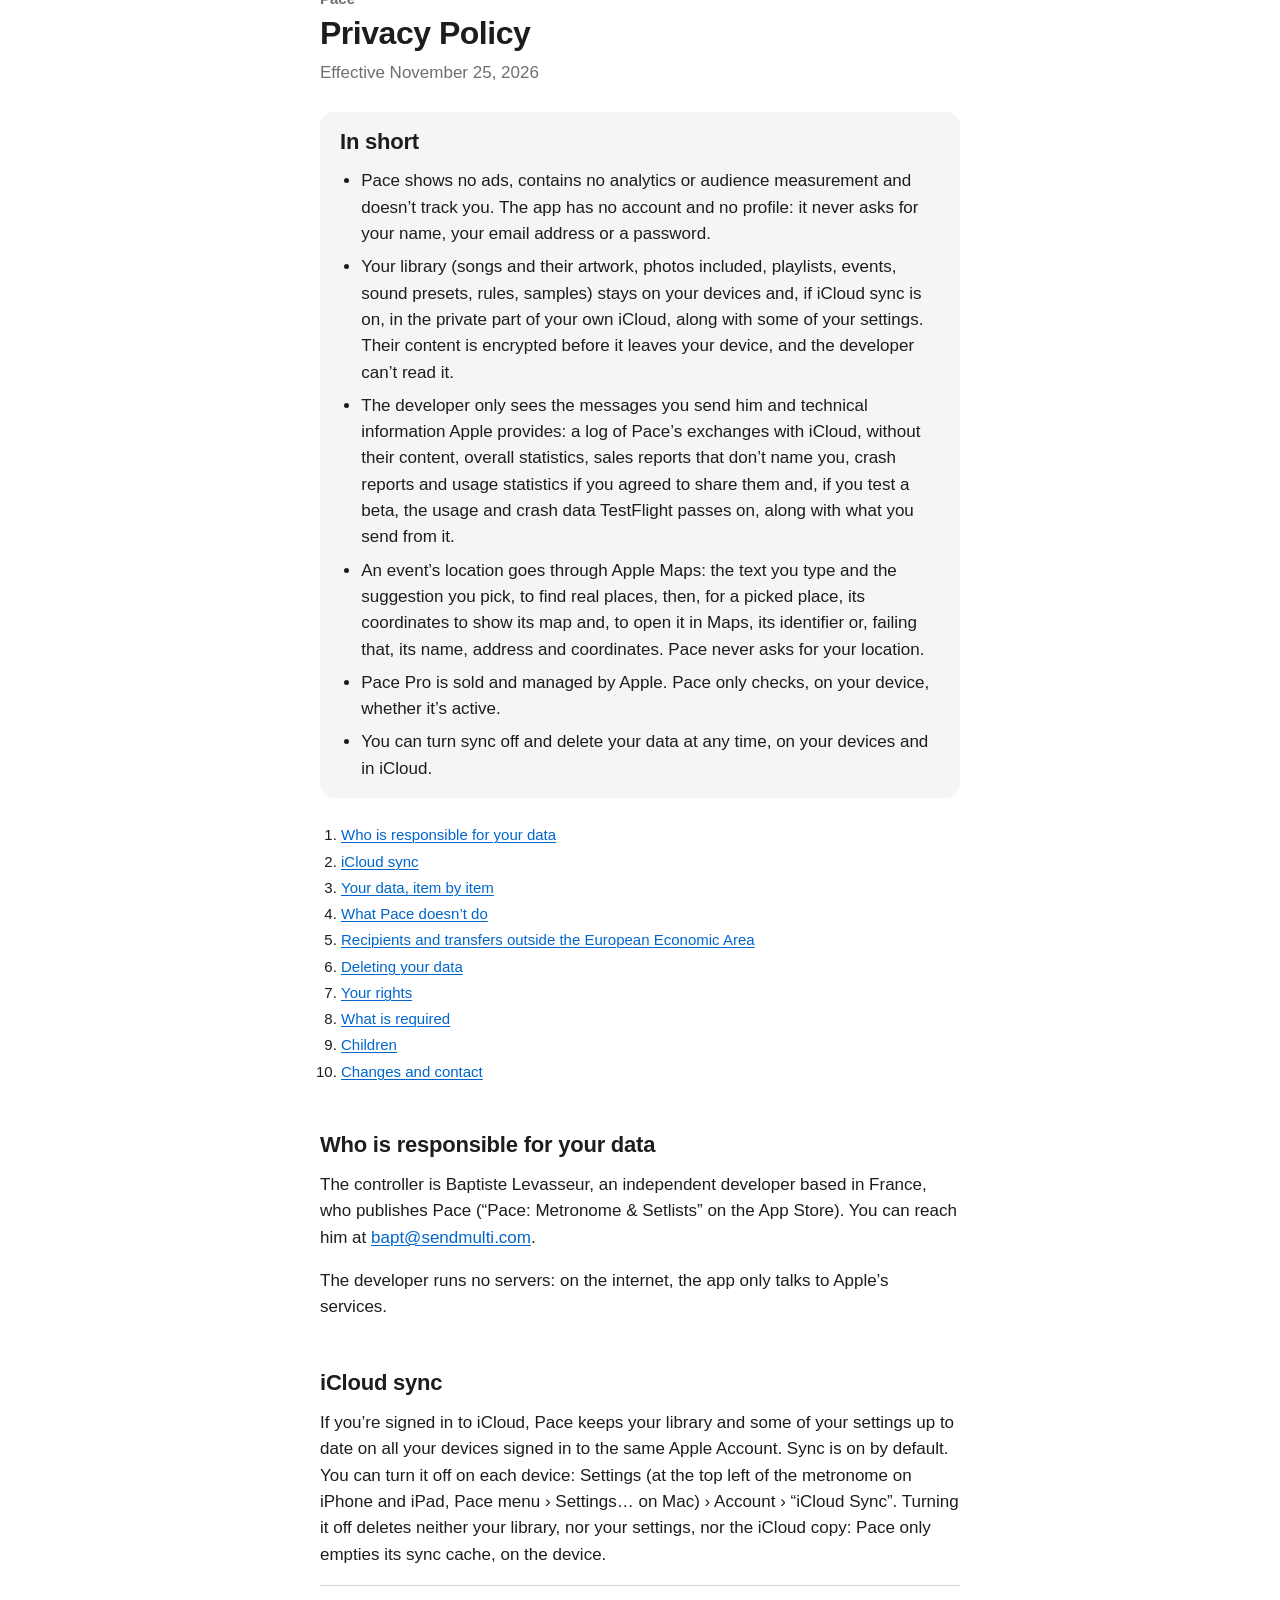
<file: privacy/index.html>
<!doctype html>
<html lang="fr">
<head>
<meta charset="utf-8">
<meta name="viewport" content="width=device-width, initial-scale=1">
<meta name="color-scheme" content="light dark">
<meta name="referrer" content="no-referrer">
<meta name="description" content="Politique de confidentialité de Pace, métronome pour iPhone, iPad et Mac. Privacy policy of Pace, a metronome for iPhone, iPad and Mac.">
<title>Pace – Confidentialité · Privacy</title>
<link rel="stylesheet" href="../style.css">
</head>
<body>
<main>

<nav class="lang-switch" aria-label="Langue / Language">
<a href="#fr" hreflang="fr" lang="fr">Français</a>
<a href="#en" hreflang="en" lang="en">English</a>
</nav>

<article lang="fr" id="fr">

<header>
<p class="eyebrow"><a href="../">Pace</a></p>
<h1>Politique de confidentialité</h1>
<p class="meta">En vigueur le 25 novembre 2026</p>
</header>

<section class="summary" aria-labelledby="fr-bref">
<h2 id="fr-bref">En bref</h2>
<ul>
<li>Pace n’affiche aucune publicité, ne contient aucun outil d’analyse ou de mesure d’audience et ne vous piste pas. L’app n’a ni compte ni profil : elle ne vous demande ni nom, ni adresse e‑mail, ni mot de passe.</li>
<li>Votre bibliothèque (morceaux et leurs pochettes, photos comprises, playlists, événements, préréglages de sons, règles, échantillons) reste sur vos appareils et, si la synchronisation iCloud est active, dans la partie privée de votre propre iCloud, avec une partie de vos réglages. Leur contenu y est chiffré avant de quitter l’appareil, et le développeur ne peut pas le lire.</li>
<li>Le développeur ne voit que les messages que vous lui écrivez et des informations techniques que lui fournit Apple : un journal des échanges de Pace avec iCloud, sans leur contenu, des statistiques globales, des rapports de ventes qui ne vous nomment pas, les rapports de plantage et les statistiques d’utilisation si vous avez accepté de les partager et, si vous testez une version bêta, les données d’utilisation et de plantage que TestFlight lui transmet, avec ce que vous y envoyez.</li>
<li>Le lieu d’un événement passe par Plans d’Apple : le texte que vous tapez et la proposition que vous choisissez, pour trouver des lieux réels, puis, pour un lieu choisi, ses coordonnées pour afficher sa carte et, pour l’ouvrir dans Plans, son identifiant ou, à défaut, son nom, son adresse et ses coordonnées. Pace ne demande jamais votre position.</li>
<li>Pace Pro est vendu et géré par Apple. Pace vérifie seulement, sur l’appareil, s’il est actif.</li>
<li>Vous pouvez couper la synchronisation et supprimer vos données à tout moment, sur vos appareils comme dans iCloud.</li>
</ul>
</section>

<nav class="toc" aria-label="Sommaire">
<ol>
<li><a href="#fr-responsable">Qui est responsable de vos données</a></li>
<li><a href="#fr-icloud">La synchronisation iCloud</a></li>
<li><a href="#fr-donnees">Les données, une par une</a></li>
<li><a href="#fr-jamais">Ce que Pace ne fait pas</a></li>
<li><a href="#fr-destinataires">Destinataires et transferts hors de l’Espace économique européen</a></li>
<li><a href="#fr-supprimer">Supprimer vos données</a></li>
<li><a href="#fr-droits">Vos droits</a></li>
<li><a href="#fr-obligatoire">Ce qui est obligatoire</a></li>
<li><a href="#fr-enfants">Enfants</a></li>
<li><a href="#fr-modifications">Modifications et contact</a></li>
</ol>
</nav>

<section aria-labelledby="fr-responsable">
<h2 id="fr-responsable">Qui est responsable de vos données</h2>
<p>Le responsable du traitement est Baptiste Levasseur, développeur indépendant établi en France, qui publie Pace (« Pace: Metronome &amp; Setlists » sur l’App Store). Vous pouvez le joindre à <a href="mailto:bapt@sendmulti.com">bapt@sendmulti.com</a>.</p>
<p>Le développeur n’exploite aucun serveur : sur Internet, l’app ne communique qu’avec les services d’Apple.</p>
</section>

<section aria-labelledby="fr-icloud">
<h2 id="fr-icloud">La synchronisation iCloud</h2>
<p>Si vous êtes connecté à iCloud, Pace garde votre bibliothèque et une partie de vos réglages à jour sur tous vos appareils connectés au même compte Apple. La synchronisation est active par défaut. Vous pouvez la couper sur chaque appareil : Réglages (en haut à gauche du métronome sur iPhone et iPad, menu Pace › Réglages… sur Mac) › Compte › « Synchronisation iCloud ». La couper ne supprime ni votre bibliothèque, ni vos réglages, ni la copie iCloud : Pace vide seulement son cache de synchronisation, sur l’appareil.</p>
<dl class="facts">
<dt>Ce qui se synchronise</dt>
<dd>
<ul>
<li>votre bibliothèque (voir <a href="#fr-bibliotheque">Votre bibliothèque</a>), avec les photos des pochettes et les sons importés ;</li>
<li>« Suppressions récentes » : un morceau, une playlist ou un événement supprimé y reste 30 jours, sur tous vos appareils, avant d’être supprimé définitivement ;</li>
<li>ces réglages : apparence, contrôle du tempo, couleur d’accentuation et couleur personnalisée, flash à chaque temps et son style, « Garder l’écran allumé », nom du tempo, noms des notes, langue de la voix, fond du métronome (sauf la photo), tri de la bibliothèque, affichage des pochettes et des artistes dans la bibliothèque, affichage des pochettes dans les playlists.</li>
</ul>
</dd>
<dt>Ce qui reste sur chaque appareil</dt>
<dd>La photo de fond du métronome, la vibration à chaque temps, l’Activité en direct, les réglages MIDI, « Jouer par-dessus les autres apps », les réglages en cours du métronome, la présentation en liste ou en grille, le filtre de la bibliothèque et le rappel de fin d’essai de Pace Pro. Pour la synchronisation, Pace garde aussi sur l’appareil un cache (la dernière copie connue de chaque élément) et une empreinte de votre compte iCloud, pour savoir s’il a changé : un condensé de l’identifiant iCloud propre à Pace, jamais l’identifiant lui-même.</dd>
<dt>Où</dt>
<dd>Dans la base privée de Pace sur votre compte iCloud (CloudKit), hébergée par Apple. Elle compte dans votre stockage iCloud. Apple indique que seul l’utilisateur a accès à sa base privée, et qu’elle n’est pas visible dans les outils des développeurs : le développeur ne peut ni lire ni modifier votre bibliothèque.</dd>
<dt>Ce qui est chiffré</dt>
<dd>
<p>Chaque élément part sous la forme d’un enregistrement CloudKit. Son contenu (le champ <code>payload</code> : titres, notes, réglages…) est chiffré sur votre appareil avant l’envoi, par le chiffrement des champs de CloudKit (<code>encryptedValues</code>), et n’est déchiffré qu’après réception, sur vos appareils ; selon Apple, les clés de ce chiffrement sont rangées dans le trousseau iCloud de votre compte. Les fichiers (le champ <code>file</code> : photos des pochettes, sons importés) sont chiffrés par CloudKit, qui chiffre ce type de champ par défaut. Ne sont pas couverts par ce chiffrement : le type de chaque enregistrement (morceau, playlist…), son nom (un identifiant créé par Pace, qui ne dit rien de son contenu), sa taille et les dates qu’iCloud lui attribue. Apple indique les chiffrer aussi, mais avec des clés qu’elle conserve, même avec la Protection avancée des données.</p>
<p>Sans la Protection avancée des données pour iCloud, Apple indique chiffrer ces données en transit et sur ses serveurs, avec des clés conservées dans ses centres de données pour pouvoir vous aider à les récupérer. Si vous l’activez, Apple indique que ces champs chiffrés et ces fichiers sont chiffrés de bout en bout : seuls vos appareils ont les clés, et même Apple ne peut pas les lire. Voir <a href="https://support.apple.com/fr-fr/102651" hreflang="fr">l’aperçu d’Apple sur la sécurité des données iCloud</a>.</p>
</dd>
<dt>Taille des fichiers</dt>
<dd>Un son importé pèse 5,2 Mo au plus et une photo de pochette est réduite à 1024 pixels au plus : tous voyagent avec leur élément. Un fichier de plus de 50 Mo resterait sur son appareil, les autres ne recevant que l’élément, sans son fichier ; un élément dont le contenu dépasse 900 Ko reste sur son appareil tant qu’il dépasse cette taille.</dd>
<dt>Première synchronisation</dt>
<dd>
<p>La première fois qu’un appareil se synchronise avec votre compte, Pace lit d’abord tout ce que votre iCloud contient pour lui, sans rien envoyer ni rien changer. Si iCloud a déjà une bibliothèque et que l’appareil n’a que les exemples fournis avec Pace, tels qu’ils ont été ajoutés, il prend la bibliothèque d’iCloud sans rien vous demander, et ses exemples passent dans « Suppressions récentes ». Si l’appareil et iCloud ont chacun d’autres morceaux, playlists ou événements, Pace vous demande comment les réunir :</p>
<ul>
<li>« Fusionner les deux » (recommandé) : tout se réunit, sur tous vos appareils ;</li>
<li>« Utiliser la bibliothèque iCloud sur cet iPhone » (ou cet iPad, ce Mac) : la bibliothèque d’iCloud remplace celle de l’appareil. Ce que l’appareil était seul à avoir n’est pas envoyé : ses morceaux, playlists et événements passent dans « Suppressions récentes » pour 30 jours, et ne partent que si vous les restaurez (une playlist restaurée emporte ses morceaux et son événement) ; ses échantillons, préréglages de sons et règles restent dans l’app, et ne partent que si vous les modifiez ; les photos qu’il avait ajoutées à des morceaux d’iCloud, et ce qu’il avait ajouté à des playlists d’iCloud, sont retirés de l’appareil (la copie « Library Before Sync » les garde) ;</li>
<li>« Ne pas synchroniser cet iPhone » : rien ne change, et la synchronisation se coupe sur cet appareil.</li>
</ul>
<p>« Plus tard » repose la question au lancement suivant, ou depuis Réglages › Compte › « Choisir comment synchroniser… ».</p>
<p>Avant de fusionner ou de remplacer, Pace copie la bibliothèque de l’appareil dans un dossier « Library Before Sync » suivi de la date, à côté d’elle, sur l’appareil seulement ; si cette copie échoue, rien ne change. Pace ne supprime pas ces copies ; elles disparaissent avec l’app (sur Mac, avec son dossier, voir <a href="#fr-supprimer">Supprimer vos données</a>).</p>
<p>Si un autre compte iCloud se connecte ensuite sur l’appareil, et que celui-ci a des morceaux, des playlists ou des événements (en dehors des exemples fournis avec Pace, tant que vous ne les avez pas modifiés), Pace n’envoie rien à ce compte avant que vous choisissiez : fusionner la bibliothèque dans ce compte, ou la garder sur cet appareil uniquement. Sinon, l’appareil se synchronise avec ce compte sans rien vous demander, comme lors d’une première synchronisation : ses réglages, échantillons, préréglages de sons et règles peuvent alors y être envoyés.</p>
</dd>
<dt>Ce que voit le développeur</dt>
<dd>Jamais votre bibliothèque ni vos réglages : seulement un journal technique des échanges entre Pace et iCloud, sur la semaine écoulée, et des statistiques globales (voir <a href="#fr-diagnostics">Diagnostics</a>).</dd>
<dt>Sans iCloud, ou avec un iCloud plein</dt>
<dd>Pace fonctionne entièrement sans iCloud. Sans compte iCloud sur l’appareil, ou si iCloud y est restreint (par exemple par Temps d’écran), rien n’est synchronisé et tout reste sur l’appareil ; si vous vous déconnectez d’iCloud, la bibliothèque reste sur l’appareil. Hors connexion, ou si votre stockage iCloud est plein (Réglages › Compte affiche alors « Stockage iCloud plein »), vos modifications restent sur l’appareil et partent dès que possible.</dd>
<dt>Pourquoi</dt>
<dd>Retrouver votre bibliothèque et vos réglages sur tous vos appareils.</dd>
<dt>Base légale</dt>
<dd>La fourniture de l’app que vous utilisez (exécution du contrat). La synchronisation passe par votre propre compte iCloud, selon les conditions d’Apple.</dd>
<dt>Durée</dt>
<dd>Dans iCloud, jusqu’à ce que vous supprimiez les éléments, ou la copie iCloud de Pace (voir <a href="#fr-supprimer">Supprimer vos données</a>). Couper la synchronisation, supprimer l’app ou vous déconnecter d’iCloud ne supprime pas cette copie.</dd>
</dl>
</section>

<section aria-labelledby="fr-donnees">
<h2 id="fr-donnees">Les données, une par une</h2>

<h3 id="fr-bibliotheque">1. Votre bibliothèque</h3>
<dl class="facts">
<dt>Ce qui est enregistré</dt>
<dd>Vos morceaux (titre, artiste, notes, couleur, étiquettes, réglages du métronome, favori, dates de création, de modification et de dernière lecture), la pochette de chaque morceau (contenu et fond choisis, et la photo si vous en choisissez une), vos playlists (nom, notes, options, ordre des morceaux, titres de section et notes placés entre les morceaux), vos événements (nom, jour ou jours, lieu et, si vous l’avez choisi parmi les lieux proposés, son adresse, ses coordonnées et son identifiant dans Plans, notes, playlists qu’ils regroupent et leur ordre, dates de création et de modification), vos préréglages de sons (nom, sons, choix pour les nouveaux morceaux, dates de création et de modification), vos règles pour les nouveaux morceaux (conditions de tempo et de signature, réglages donnés, ordre, activation, dates de création et de modification, et pour chaque morceau ce qu’elles lui ont donné), les échantillons audio que vous importez, et la date de suppression de ce qui est dans « Suppressions récentes ».</dd>
<dt>Comment</dt>
<dd>
<p>Vous saisissez ces informations dans l’app. Pour un échantillon, vous choisissez un fichier audio de 5,2 Mo au plus ; Pace en garde une copie exacte, y compris les informations intégrées au fichier (titre, artiste…), avec son nom et sa durée. Pace n’enregistre jamais le son du micro. Pour la photo d’une pochette, Pace utilise le sélecteur de photos d’Apple : l’app n’a pas accès à votre photothèque, seulement à l’image que vous choisissez, ou que vous faites glisser sur l’aperçu de la pochette (sur Mac, vous pouvez aussi choisir un fichier). Elle la recadre en carré, la réduit à 1024 pixels au plus et la réenregistre en JPEG ; les métadonnées de l’original (date, lieu de prise de vue…) ne sont pas conservées, l’original non plus. Une photo reçue dans un fichier Pace est réenregistrée de la même façon. Pour le lieu d’un événement, Pace vous propose des lieux d’Apple Plans (voir le point suivant).</p>
<p>Quand les notes d’un même élément changent sur deux appareils avant qu’ils se synchronisent, Pace garde les deux versions, la seconde sous un en-tête qui donne le type d’appareil (iPhone, iPad ou Mac, jamais son nom) et la date.</p>
</dd>
<dt>Où</dt>
<dd>Sur l’appareil (sauvegardes comprises) et, si la synchronisation iCloud est active, dans la partie privée de votre iCloud (voir <a href="#fr-icloud">La synchronisation iCloud</a>).</dd>
<dt>Pourquoi</dt>
<dd>Faire fonctionner Pace et retrouver votre bibliothèque sur tous vos appareils.</dd>
<dt>Base légale</dt>
<dd>La fourniture de l’app que vous utilisez (exécution du contrat).</dd>
<dt>Durée</dt>
<dd>Jusqu’à ce que vous supprimiez les éléments. Un morceau, une playlist ou un événement supprimé reste 30 jours dans « Suppressions récentes », où vous pouvez le restaurer ; Pace le supprime ensuite définitivement, au lancement suivant de l’app. Si l’horloge de l’appareil a été reculée, ou très avancée, Pace attend jusqu’à 30 jours de plus avant toute suppression définitive. « Supprimer définitivement » et « Tout supprimer » le font tout de suite. Les préréglages de sons, les règles et les échantillons se suppriment directement. Supprimer l’app n’efface pas la copie d’iCloud (voir <a href="#fr-supprimer">Supprimer vos données</a>).</dd>
</dl>

<h3 id="fr-plans">2. Lieux des événements et Plans</h3>
<p>Quand vous tapez le lieu d’un événement, Pace envoie au fur et à mesure le texte tapé dans ce champ au service Plans d’Apple (MapKit), qui renvoie des lieux et des adresses réels à proposer sous le champ. Si vous en choisissez un, Pace demande à Plans son adresse, ses coordonnées et son identifiant, puis les enregistre avec l’événement, dans votre bibliothèque (voir le point précédent). La petite carte qui montre ce lieu est chargée depuis Plans, et « Ouvrir dans Plans » ouvre l’app Plans sur ce lieu. Un lieu tapé sans choisir de proposition reste un simple texte, sans adresse ni coordonnées.</p>
<p>Pace envoie à Plans le texte tapé dans ce champ, puis, si vous choisissez un lieu proposé, ce choix, pour trouver le lieu. Chaque fois que la carte d’un lieu choisi s’affiche (dans le formulaire ou sur la page de l’événement, y compris pour un événement reçu dans un fichier ou par la synchronisation), Pace envoie à Plans les coordonnées de ce lieu pour charger la carte, et « Ouvrir dans Plans » lui envoie l’identifiant du lieu ou, si le lieu n’en a pas ou que Plans ne le retrouve pas (hors connexion, lieu fermé), son nom, son adresse et ses coordonnées. Pace n’envoie jamais à Plans le reste de l’événement, et ne demande jamais votre position. Apple traite ces requêtes selon ses propres conditions ; le développeur n’y a pas accès. Sans connexion, aucune proposition n’apparaît et le texte tapé reste le lieu.</p>
<p>Base légale : la fourniture de l’app que vous utilisez (exécution du contrat).</p>

<h3 id="fr-pro">3. Pace Pro</h3>
<p>Pace Pro est facultatif. Apple le vend, en abonnement ou en achat unique, et s’occupe du paiement, de la facturation et du renouvellement, selon ses propres conditions. Pace ne voit ni votre moyen de paiement ni les informations de votre compte Apple.</p>
<p>Pour savoir si Pace Pro est actif, l’app lit sur l’appareil les informations d’achat fournies par Apple : offre choisie, dates d’achat, d’expiration ou de révocation, renouvellement et prix suivant, essai gratuit, partage familial, éventuel problème de paiement. Elles restent en mémoire pendant l’utilisation : Pace ne les enregistre pas et ne les envoie nulle part, sauf la date de fin d’un essai et le prix qui suit, dans le rappel décrit ci-dessous, si vous l’activez.</p>
<p>Pendant un essai gratuit, vous pouvez demander à être prévenu deux jours avant sa fin (« Me prévenir 2 jours avant la fin de l’essai », dans Réglages › Compte). Pace demande alors l’autorisation d’afficher des notifications, puis programme sur l’appareil une notification locale qui donne la date de fin de l’essai et le prix de la formule qui suit. Rien ne quitte l’appareil. Le rappel s’arrête quand vous le coupez ou quand l’essai prend fin.</p>
<p>Apple met à la disposition du développeur, dans App Store Connect, des rapports de ventes et d’abonnements. Ils ne contiennent ni votre nom, ni votre adresse e‑mail, ni votre compte Apple : un abonné n’y figure que sous un numéro aléatoire propre au développeur, avec le pays de l’App Store, le type d’appareil, l’offre, le prix et les dates. Le développeur s’en sert pour suivre ses ventes et tenir ses comptes.</p>
<p>Base légale : l’exécution du contrat et, pour les rapports, les obligations comptables du développeur et son intérêt légitime à suivre ses ventes. Apple garde un an, dans App Store Connect, le rapport où figure le numéro d’abonné.</p>

<h3 id="fr-reglages">4. Réglages de l’app et photo de fond</h3>
<p>Vos préférences (apparence, couleur d’accentuation, vibration, flash, langue de la voix, derniers réglages du métronome, tri et filtre de la bibliothèque, présentation en liste ou en grille et affichage des pochettes, appareils MIDI choisis…) sont enregistrées sur l’appareil et incluses dans ses sauvegardes ; celles que la synchronisation iCloud emporte sont listées plus haut (voir <a href="#fr-icloud">La synchronisation iCloud</a>). Elles comprennent le nom de l’appareil MIDI que Pace suit : s’il contient un prénom, ce prénom est enregistré aussi, sur l’appareil seulement.</p>
<p>Pour le fond du métronome, vous pouvez choisir une photo avec le sélecteur de photos d’Apple, en la faisant glisser ou, sur Mac, dans un fichier. Pace la redresse, la réduit à 2400 pixels au plus sur son grand côté et la réenregistre en JPEG, sans les métadonnées de l’original (date, lieu, appareil photo) ; l’original n’est pas conservé. Cette photo reste sur l’appareil : elle n’est jamais synchronisée.</p>
<p>Base légale : la fourniture de l’app que vous utilisez (exécution du contrat).</p>

<h3 id="fr-systeme">5. Écran verrouillé, widgets, Siri et Spotlight</h3>
<p>Pace transmet certaines informations aux fonctions du système, sur l’appareil. Le développeur n’en reçoit rien.</p>
<ul>
<li><strong>Widgets et commande du centre de contrôle</strong> (iPhone et iPad) : morceau en cours (titre, artiste), tempo, mesure, jusqu’à 8 morceaux (vos favoris, complétés par les derniers joués : titre, tempo et mesure) et la playlist en cours (son nom, et le titre et le tempo de chacun de ses morceaux), enregistrés dans un fichier que l’app partage avec ses widgets. Les widgets de l’écran verrouillé et du mode En veille sont visibles sans déverrouiller l’appareil. Un widget Pace ajouté dans CarPlay ou sur un Mac (widgets de l’iPhone) y montre les mêmes informations.</li>
<li><strong>Activité en direct</strong> : tempo, mesure, titre, artiste ou nom de la playlist, sur l’écran verrouillé, dans la Dynamic Island, en mode En veille, sur une Apple Watch jumelée, dans CarPlay et, avec la recopie de l’iPhone, dans la barre des menus du Mac. Elle prend fin 4 minutes après l’arrêt du métronome et se désactive dans les réglages de Pace (« Activité en direct »).</li>
<li><strong>À l’écoute</strong> : titre, artiste ou nom de la playlist, avec le tempo et la mesure, sur l’écran verrouillé et dans le centre de contrôle : sur iPhone et iPad, seulement si « Jouer par-dessus les autres apps » est désactivé (il est activé par défaut) ; sur Mac, chaque fois que le métronome joue. Le système peut aussi les afficher sur vos appareils connectés (AirPlay, voiture, casque Bluetooth, Apple Watch).</li>
<li><strong>Siri et Raccourcis</strong> : Pace indique au système le titre de vos morceaux et le nom de vos playlists pour qu’il reconnaisse vos demandes ; Siri et Raccourcis affichent aussi l’artiste, le tempo et la mesure de chaque morceau, et le nombre de morceaux et l’événement de chaque playlist. Ce que vous dites à Siri est traité par Apple.</li>
<li><strong>Spotlight</strong> : le titre, l’artiste, le tempo, la mesure et les étiquettes de vos morceaux sont indexés sur l’appareil pour la recherche, mais pas vos notes. Un morceau supprimé, ou placé dans « Suppressions récentes », sort de l’index.</li>
</ul>
<p>Pour garder vos titres discrets sur l’écran verrouillé : n’ajoutez de widget Pace ni sur l’écran verrouillé ni en mode En veille, désactivez « Activité en direct » et, sur iPhone et iPad, laissez « Jouer par-dessus les autres apps » activé, comme par défaut : Pace n’apparaît alors pas dans « À l’écoute ».</p>
<p>Base légale : la fourniture de l’app que vous utilisez (exécution du contrat).</p>

<h3 id="fr-midi">6. MIDI, Bluetooth et notifications</h3>
<p>Pace ne peut demander que deux autorisations : le Bluetooth, sur iPhone et iPad, quand vous appairez un appareil MIDI Bluetooth depuis l’écran d’Apple prévu pour cela, et les notifications, seulement si vous activez le rappel de fin d’essai de Pace Pro (voir <a href="#fr-pro">Pace Pro</a>). Avec vos appareils MIDI, Pace n’échange que des signaux d’horloge et de transport (départ, arrêt, reprise, position), jamais vos contenus. Pace lit le nom de ces appareils pour les afficher. Si une session MIDI réseau est active sur l’appareil (elle se configure en dehors de Pace), ces signaux peuvent circuler sur votre réseau local.</p>
<p>Base légale : la fourniture de l’app que vous utilisez (exécution du contrat).</p>

<h3 id="fr-export">7. Fichiers exportés</h3>
<p>Quand vous exportez un morceau, une playlist, un événement ou votre bibliothèque, le fichier <code>.pulseplaylist</code> contient les morceaux concernés avec leurs notes, leurs dates (dernière lecture comprise) et leur pochette, photo comprise, la playlist s’il s’agit d’une playlist, l’événement et ses playlists s’il s’agit d’un événement (jours, lieu et, s’il a été choisi parmi les lieux proposés, son adresse, ses coordonnées et son identifiant dans Plans, notes), et les échantillons que ces morceaux utilisent : leur nom et leur fichier audio tel que vous l’avez importé, avec les informations qu’il contient (titre, artiste…). Le fichier exporté ne va que là où vous l’envoyez. Pace en prépare une copie temporaire sur l’appareil, effacée par le système ou, au-delà de 24 heures, au prochain export. Pensez-y avant de partager ce fichier. Sur iPhone et iPad, un fichier Pace que vous ouvrez dans l’app depuis Mail, Messages, AirDrop ou Fichiers y est d’abord copié par le système : Pace l’importe et garde cette copie sur l’appareil, sauvegardes comprises, jusqu’à la suppression de l’app.</p>
<p>Base légale : la fourniture de l’app que vous utilisez (exécution du contrat).</p>

<h3 id="fr-diagnostics">8. Diagnostics</h3>
<p>Pace ne contient aucun outil de rapport de plantage ni de statistiques. Pendant la synchronisation, ou en cas d’erreur, l’app écrit des messages techniques dans le journal du système, sur l’appareil ; ils peuvent contenir le nom ou l’emplacement d’un fichier, des informations d’achat ou l’identifiant technique d’un élément de votre bibliothèque. Pace n’envoie jamais ce journal : on ne peut le lire qu’avec un accès à l’appareil, ou si vous partagez vous-même un diagnostic.</p>
<p>Apple tient un journal technique des échanges entre Pace et iCloud, que le développeur peut consulter pour la semaine écoulée : date et heure, plateforme et version du système, identifiant CloudKit anonyme propre à Pace, type de base et d’opération, identifiant de l’opération. Selon Apple, ce journal peut montrer les modifications d’enregistrements de chaque compte, mais pas les données modifiées : il ne contient ni votre bibliothèque ni vos réglages. Apple montre aussi au développeur des statistiques globales sur l’usage d’iCloud par l’ensemble des utilisateurs de Pace.</p>
<p>Si vous avez accepté, dans les réglages de confidentialité de votre appareil, de partager des données d’analyse avec les développeurs, Apple peut transmettre au développeur des rapports de plantage et des statistiques d’utilisation de Pace. Ce partage relève d’Apple et se désactive dans ces mêmes réglages.</p>
<p>Le développeur se sert de ces informations uniquement pour comprendre et corriger les problèmes de Pace. Dans les outils d’Apple, elles suivent les durées d’Apple ; s’il garde une copie du journal des échanges avec iCloud, il la supprime une fois le problème corrigé. Base légale : son intérêt légitime à fournir une app qui fonctionne.</p>

<h3 id="fr-beta">9. Versions bêta (TestFlight)</h3>
<p>Si vous testez une version bêta de Pace avec TestFlight, l’app d’Apple pour les tests, Apple recueille automatiquement les rapports de plantage et des données d’utilisation, sans que vous puissiez vous y opposer, et les transmet au développeur : invitation et statut, installations, sessions, versions de l’app, modèle de l’appareil, version du système, langue et plantages. Apple lui transmet aussi ce que vous envoyez depuis TestFlight : captures d’écran et commentaires. Chaque envoi est accompagné d’informations sur l’appareil : modèle, version du système et de Pace, durée d’ouverture de l’app, niveau de batterie, espace libre, opérateur, type de connexion, fuseau horaire, processeur et résolution de l’écran. Si vous avez été invité par e‑mail, le développeur voit votre adresse e‑mail et, s’il l’a saisi en vous invitant, votre nom ; si vous êtes venu par un lien public, vous restez anonyme, sauf si vous donnez votre adresse avec un commentaire.</p>
<p>Le développeur s’en sert uniquement pour corriger Pace. Votre nom et votre adresse e‑mail restent dans TestFlight tant que vous êtes testeur, puis jusqu’à l’expiration de la version bêta installée, au plus 90 jours après sa mise à disposition. Apple indique garder vos retours un an, et pouvoir garder les rapports de plantage et les données d’utilisation jusqu’à la correction des problèmes. Apple fournit TestFlight selon ses propres conditions. Base légale : l’intérêt légitime du développeur à tester l’app avant sa sortie.</p>

<h3 id="fr-messages">10. Vos messages au développeur</h3>
<p>Si vous écrivez à <a href="mailto:bapt@sendmulti.com">bapt@sendmulti.com</a>, le développeur reçoit votre adresse e‑mail, votre nom s’il figure dans le message, et ce que vous écrivez. Il s’en sert uniquement pour vous répondre et traiter votre demande. Base légale : son intérêt légitime à répondre aux personnes qui le contactent et, pour une demande liée à vos droits, son obligation légale d’y répondre. Sa messagerie est hébergée par OVH (OVH SAS, Roubaix, France). Les messages sont conservés le temps de traiter votre demande, puis supprimés au plus tard trois ans après votre dernier message.</p>

<h3 id="fr-site">11. Ce site</h3>
<p>Ce site n’utilise ni cookies, ni scripts, ni mesure d’audience. Il est hébergé par GitHub Pages (GitHub, Inc., États-Unis), qui enregistre l’adresse IP des visiteurs pour des raisons de sécurité, selon sa propre <a href="https://docs.github.com/fr/site-policy/privacy-policies/github-general-privacy-statement" hreflang="fr">déclaration de confidentialité</a>. Le développeur n’a pas accès à ces données.</p>
</section>

<section aria-labelledby="fr-jamais">
<h2 id="fr-jamais">Ce que Pace ne fait pas</h2>
<ul>
<li>Pas de publicité, pas de pistage entre apps ou sites web, pas d’identifiant publicitaire.</li>
<li>Pas d’outil d’analyse ni de mesure d’audience, aucun kit de développement tiers.</li>
<li>Pas de compte, pas de profil, pas de serveur à lui : en dehors des services d’Apple, Pace n’envoie rien sur Internet.</li>
<li>Pas d’accès au micro, à la caméra, à la localisation, aux contacts, aux calendriers, aux données de santé, à votre photothèque (seulement aux images que vous choisissez) ni au presse-papiers.</li>
<li>Aucune vente de données, aucune décision automatisée ni profilage.</li>
</ul>
</section>

<section aria-labelledby="fr-destinataires">
<h2 id="fr-destinataires">Destinataires et transferts hors de l’Espace économique européen</h2>
<ul>
<li><strong>Apple</strong> héberge votre bibliothèque et vos réglages synchronisés dans votre propre iCloud, achemine les notifications silencieuses qui déclenchent la synchronisation, vend Pace Pro sur l’App Store, fournit Siri, Plans et TestFlight, et fournit au développeur les informations techniques décrites plus haut. Pour iCloud, l’App Store, Siri, Plans et TestFlight, Apple agit selon ses propres conditions.</li>
<li><strong>OVH</strong> (OVH SAS, Roubaix, France) héberge la messagerie du développeur, à laquelle arrivent vos messages.</li>
<li><strong>GitHub</strong> héberge ce site.</li>
<li><strong>Personnes habilitées</strong> : les personnes que le développeur autorise dans App Store Connect peuvent voir les rapports de plantage, pour les mêmes usages que lui.</li>
<li><strong>Personne d’autre</strong> : le développeur ne transmet vos données à aucun autre tiers.</li>
</ul>
<p>Apple protège ces données selon son <a href="https://www.apple.com/fr/legal/privacy/fr-ww/" hreflang="fr">Engagement de confidentialité</a>, avec une protection au moins équivalente à celle décrite ici. Apple peut traiter ces données hors de l’Espace économique européen (EEE) ; elle indique encadrer les transferts de données venant de l’EEE par des clauses contractuelles types. GitHub indique encadrer les siens par le cadre de protection des données UE–États-Unis et par des clauses contractuelles types.</p>
</section>

<section aria-labelledby="fr-supprimer">
<h2 id="fr-supprimer">Supprimer vos données</h2>
<ul>
<li><strong>Bibliothèque</strong> : supprimez les morceaux, playlists, événements, préréglages de sons, règles et échantillons dans l’app ; avec la synchronisation, la suppression s’applique à tous vos appareils, sauf si un autre appareil avait modifié l’élément entre-temps : Pace garde alors cette modification, et l’élément revient. Les morceaux, playlists et événements passent d’abord 30 jours dans « Suppressions récentes » (bouton « … » en haut de la bibliothèque ou des playlists) ; « Supprimer définitivement » et « Tout supprimer » les effacent tout de suite de la bibliothèque. Les copies « Library Before Sync » déjà faites sur l’appareil gardent ce que la bibliothèque contenait alors : Pace en fait une à chaque première synchronisation, y compris quand vous la rallumez, et ne les supprime pas.</li>
<li><strong>Copie iCloud</strong> : effacez-la depuis la gestion du stockage iCloud. Sur iPhone ou iPad : Réglages › [votre nom] › iCloud › Stockage (ou Gérer le stockage du compte) › Pace › Supprimer les données d’iCloud ; sur Mac : menu Apple › Réglages Système › [votre nom] › iCloud › Gérer › Pace › Supprimer d’iCloud (voir le <a href="https://support.apple.com/fr-fr/108922" hreflang="fr">guide d’Apple sur le stockage iCloud</a>). La synchronisation se coupe alors sur vos appareils, qui gardent leur bibliothèque ; si vous la rallumez, l’appareil renvoie la sienne dans iCloud. Couper la synchronisation, en revanche, ne supprime pas la copie iCloud.</li>
<li><strong>Données de l’appareil</strong> : sur iPhone et iPad, supprimer l’app efface sa bibliothèque, ses réglages, sa photo de fond, son cache de synchronisation et ses copies « Library Before Sync ». Sur Mac, tout cela reste après la suppression de l’app, dans le dossier <code>~/Library/Containers/com.baptlvsr.Pulse</code>, que vous pouvez supprimer. Les sauvegardes faites avant (sauvegarde iCloud ou sur ordinateur de l’iPhone et de l’iPad, Time Machine sur Mac) en gardent une copie jusqu’à ce qu’elles soient remplacées ou supprimées.</li>
<li><strong>Messages et retours de bêta</strong> : demandez au développeur de les supprimer.</li>
<li><strong>Pace Pro</strong> : supprimer l’app n’annule pas l’abonnement. Il se gère dans vos abonnements Apple (<a href="https://support.apple.com/fr-fr/118428" hreflang="fr">Résilier un abonnement Apple</a>).</li>
</ul>
</section>

<section aria-labelledby="fr-droits">
<h2 id="fr-droits">Vos droits</h2>
<p>Vous pouvez à tout moment :</p>
<ul>
<li><strong>accéder</strong> à vos données et les <strong>rectifier</strong> : votre bibliothèque et vos réglages s’affichent et se modifient dans l’app ; pour une copie des autres données que détient le développeur (vos messages, vos retours de bêta, le journal technique), écrivez-lui ;</li>
<li>les <strong>effacer</strong> : voir <a href="#fr-supprimer">Supprimer vos données</a> ;</li>
<li>les <strong>récupérer</strong> dans un format réutilisable : « Exporter la bibliothèque » (bouton « … » en haut de la bibliothèque) crée un fichier avec tous vos morceaux et les échantillons qu’ils utilisent, et chaque playlist ou événement s’exporte aussi ;</li>
<li>vous <strong>opposer</strong> à un traitement fondé sur l’intérêt légitime du développeur, ou en demander la <strong>limitation</strong>, en lui écrivant.</li>
</ul>
<p>Écrivez à <a href="mailto:bapt@sendmulti.com">bapt@sendmulti.com</a>. Le développeur répond au plus tard dans un mois.</p>
<p>Vous pouvez aussi adresser une réclamation à la CNIL (Commission nationale de l’informatique et des libertés), 3 place de Fontenoy, TSA 80715, 75334 Paris Cedex 07, ou en ligne (<a href="https://www.cnil.fr/fr/adresser-une-plainte" hreflang="fr">Adresser une plainte à la CNIL</a>), ou à l’autorité de protection des données du pays de l’Espace économique européen où vous résidez, où vous travaillez ou où le manquement aurait eu lieu.</p>
</section>

<section aria-labelledby="fr-obligatoire">
<h2 id="fr-obligatoire">Ce qui est obligatoire</h2>
<p>Aucune donnée n’est obligatoire pour utiliser Pace : l’app n’a ni compte ni profil. La synchronisation iCloud et Pace Pro sont facultatifs : sans iCloud, rien n’est synchronisé, et Pace fonctionne normalement sur l’appareil.</p>
</section>

<section aria-labelledby="fr-enfants">
<h2 id="fr-enfants">Enfants</h2>
<p>Pace ne s’adresse pas spécialement aux enfants et ne vérifie pas l’âge. L’app ne propose ni profil ni échange entre utilisateurs, et ses achats passent par Apple, avec les contrôles parentaux de l’appareil. Un parent peut écrire au développeur, à <a href="mailto:bapt@sendmulti.com">bapt@sendmulti.com</a>, pour toute demande concernant les données de son enfant.</p>
</section>

<section aria-labelledby="fr-modifications">
<h2 id="fr-modifications">Modifications et contact</h2>
<p>Si cette politique change, la date d’effet en haut de la page change aussi. Pour toute question : <a href="mailto:bapt@sendmulti.com">bapt@sendmulti.com</a>.</p>
</section>

</article>

<hr class="lang-divider">

<article lang="en" id="en">

<header>
<p class="back-to"><a href="#fr" hreflang="fr" lang="fr">Version française</a></p>
<p class="eyebrow"><a href="../">Pace</a></p>
<h1>Privacy Policy</h1>
<p class="meta">Effective November 25, 2026</p>
</header>

<section class="summary" aria-labelledby="en-short">
<h2 id="en-short">In short</h2>
<ul>
<li>Pace shows no ads, contains no analytics or audience measurement and doesn’t track you. The app has no account and no profile: it never asks for your name, your email address or a password.</li>
<li>Your library (songs and their artwork, photos included, playlists, events, sound presets, rules, samples) stays on your devices and, if iCloud sync is on, in the private part of your own iCloud, along with some of your settings. Their content is encrypted before it leaves your device, and the developer can’t read it.</li>
<li>The developer only sees the messages you send him and technical information Apple provides: a log of Pace’s exchanges with iCloud, without their content, overall statistics, sales reports that don’t name you, crash reports and usage statistics if you agreed to share them and, if you test a beta, the usage and crash data TestFlight passes on, along with what you send from it.</li>
<li>An event’s location goes through Apple Maps: the text you type and the suggestion you pick, to find real places, then, for a picked place, its coordinates to show its map and, to open it in Maps, its identifier or, failing that, its name, address and coordinates. Pace never asks for your location.</li>
<li>Pace Pro is sold and managed by Apple. Pace only checks, on your device, whether it’s active.</li>
<li>You can turn sync off and delete your data at any time, on your devices and in iCloud.</li>
</ul>
</section>

<nav class="toc" aria-label="Contents">
<ol>
<li><a href="#en-controller">Who is responsible for your data</a></li>
<li><a href="#en-icloud">iCloud sync</a></li>
<li><a href="#en-data">Your data, item by item</a></li>
<li><a href="#en-never">What Pace doesn’t do</a></li>
<li><a href="#en-recipients">Recipients and transfers outside the European Economic Area</a></li>
<li><a href="#en-delete">Deleting your data</a></li>
<li><a href="#en-rights">Your rights</a></li>
<li><a href="#en-required">What is required</a></li>
<li><a href="#en-children">Children</a></li>
<li><a href="#en-changes">Changes and contact</a></li>
</ol>
</nav>

<section aria-labelledby="en-controller">
<h2 id="en-controller">Who is responsible for your data</h2>
<p>The controller is Baptiste Levasseur, an independent developer based in France, who publishes Pace (“Pace: Metronome &amp; Setlists” on the App Store). You can reach him at <a href="mailto:bapt@sendmulti.com">bapt@sendmulti.com</a>.</p>
<p>The developer runs no servers: on the internet, the app only talks to Apple’s services.</p>
</section>

<section aria-labelledby="en-icloud">
<h2 id="en-icloud">iCloud sync</h2>
<p>If you’re signed in to iCloud, Pace keeps your library and some of your settings up to date on all your devices signed in to the same Apple Account. Sync is on by default. You can turn it off on each device: Settings (at the top left of the metronome on iPhone and iPad, Pace menu › Settings… on Mac) › Account › “iCloud Sync”. Turning it off deletes neither your library, nor your settings, nor the iCloud copy: Pace only empties its sync cache, on the device.</p>
<dl class="facts">
<dt>What syncs</dt>
<dd>
<ul>
<li>your library (see <a href="#en-library">Your library</a>), with artwork photos and imported sounds;</li>
<li>“Recently Deleted”: a deleted song, playlist or event stays there for 30 days, on all your devices, before it’s deleted for good;</li>
<li>these settings: appearance, tempo control, accent color and custom color, flash on beats and its style, “Keep Screen Awake While Playing”, tempo marking, note names, spoken count language, metronome background (except the photo), library sort order, artwork and artist display in the library, artwork display in playlists.</li>
</ul>
</dd>
<dt>What stays on each device</dt>
<dd>The metronome background photo, beat vibration, the Live Activity, MIDI settings, “Play Over Other Apps”, the metronome’s current settings, list or grid layout, the library filter and the Pace Pro trial reminder. For sync, Pace also keeps on the device a cache (the last known copy of each item) and a fingerprint of your iCloud account, to tell whether it changed: a digest of the iCloud identifier specific to Pace, never the identifier itself.</dd>
<dt>Where</dt>
<dd>In Pace’s private database in your iCloud account (CloudKit), hosted by Apple. It counts against your iCloud storage. Apple states that only the user can access their private database, and that it isn’t visible in developer tools: the developer can neither read nor change your library.</dd>
<dt>What is encrypted</dt>
<dd>
<p>Each item is sent as a CloudKit record. Its content (the <code>payload</code> field: titles, notes, settings…) is encrypted on your device before it’s sent, by CloudKit’s field encryption (<code>encryptedValues</code>), and only decrypted once received, on your devices; according to Apple, the keys for this encryption are kept in your account’s iCloud Keychain. Files (the <code>file</code> field: artwork photos, imported sounds) are encrypted by CloudKit, which encrypts this kind of field by default. Not covered by this encryption: each record’s type (song, playlist…), its name (an identifier made by Pace that says nothing about its content), its size and the dates iCloud gives it. Apple states that it encrypts them too, but with keys it keeps, even with Advanced Data Protection.</p>
<p>Without Advanced Data Protection for iCloud, Apple states that it encrypts this data in transit and on its servers, with keys kept in its data centers so it can help you recover it. If you turn it on, Apple states that these encrypted fields and files are end-to-end encrypted: only your devices have the keys, and not even Apple can read them. See <a href="https://support.apple.com/en-us/102651">Apple’s overview of iCloud data security</a>.</p>
</dd>
<dt>File sizes</dt>
<dd>An imported sound is 5.2 MB at most and an artwork photo is scaled down to 1024 pixels at most: they all travel with their item. A file over 50 MB would stay on its device, the others receiving only the item, without its file; an item whose content is over 900 KB stays on its device as long as it’s over that size.</dd>
<dt>First sync</dt>
<dd>
<p>The first time a device syncs with your account, Pace first reads everything your iCloud holds for it, without sending or changing anything. If iCloud already has a library and the device only has the examples that come with Pace, as they were added, it takes the iCloud library without asking, and its examples move to “Recently Deleted”. If the device and iCloud both have other songs, playlists or events, Pace asks you how to bring them together:</p>
<ul>
<li>“Merge Both” (recommended): everything comes together, on all your devices;</li>
<li>“Use the iCloud Library on This iPhone” (or This iPad, This Mac): the iCloud library replaces the device’s. What only the device had isn’t sent: its songs, playlists and events move to “Recently Deleted” for 30 days, and only go if you restore them (a restored playlist takes its songs and its event along); its samples, sound presets and rules stay in the app, and only go if you change them; the photos it had added to iCloud’s songs, and what it had added to iCloud’s playlists, are removed from the device (the “Library Before Sync” copy keeps them);</li>
<li>“Don’t Sync This iPhone”: nothing changes, and sync turns off on this device.</li>
</ul>
<p>“Later” asks again at the next launch, or from Settings › Account › “Choose How to Sync…”.</p>
<p>Before merging or replacing, Pace copies the device’s library into a “Library Before Sync” folder followed by the date, next to it, on the device only; if this copy fails, nothing changes. Pace doesn’t delete these copies; they go with the app (on Mac, with its folder, see <a href="#en-delete">Deleting your data</a>).</p>
<p>If another iCloud account later signs in on the device, and the device has songs, playlists or events (apart from the examples that come with Pace, until you change them), Pace sends that account nothing until you choose: merge the library into that account, or keep it on this device only. Otherwise, the device syncs with that account without asking, as for a first sync: its settings, samples, sound presets and rules can then be sent there.</p>
</dd>
<dt>What the developer sees</dt>
<dd>Never your library or your settings: only a technical log of the exchanges between Pace and iCloud, over the past week, and overall statistics (see <a href="#en-diagnostics">Diagnostics</a>).</dd>
<dt>Without iCloud, or with iCloud full</dt>
<dd>Pace works fully without iCloud. With no iCloud account on the device, or with iCloud restricted there (for example by Screen Time), nothing is synced and everything stays on the device; if you sign out of iCloud, the library stays on the device. Offline, or when your iCloud storage is full (Settings › Account then shows “iCloud Storage Full”), your changes stay on the device and go as soon as they can.</dd>
<dt>Why</dt>
<dd>To find your library and settings on all your devices.</dd>
<dt>Legal basis</dt>
<dd>Providing the app you use (performance of a contract). Sync goes through your own iCloud account, under Apple’s terms.</dd>
<dt>How long</dt>
<dd>In iCloud, until you delete the items, or Pace’s copy in iCloud (see <a href="#en-delete">Deleting your data</a>). Turning sync off, deleting the app or signing out of iCloud doesn’t delete that copy.</dd>
</dl>
</section>

<section aria-labelledby="en-data">
<h2 id="en-data">Your data, item by item</h2>

<h3 id="en-library">1. Your library</h3>
<dl class="facts">
<dt>What is stored</dt>
<dd>Your songs (title, artist, notes, color, tags, metronome settings, favorite, dates created, changed and last played), each song’s artwork (the content and background you chose, and the photo if you choose one), your playlists (name, notes, options, song order, and the section titles and notes placed between songs), your events (name, day or days, location and, if you picked it among the suggested places, its address, coordinates and Apple Maps identifier, notes, the playlists they group and their order, dates created and changed), your sound presets (name, sounds, choice for new songs, dates created and changed), your rules for new songs (tempo and time signature conditions, settings given, order, whether they’re on, dates created and changed, and for each song what they gave it), the audio samples you import, and the date items in “Recently Deleted” were deleted.</dd>
<dt>How</dt>
<dd>
<p>You enter this information in the app. For a sample, you pick an audio file of up to 5.2 MB; Pace keeps an exact copy of it, including the information embedded in the file (title, artist…), along with its name and duration. Pace never records sound from the microphone. For an artwork’s photo, Pace uses Apple’s photo picker: the app has no access to your photo library, only to the picture you choose, or drag onto the artwork’s preview (on Mac, you can also choose a file). It crops it to a square, scales it down to at most 1024 pixels and saves it again as JPEG; the original’s metadata (date, place taken…) is not kept, and neither is the original. A photo received in a Pace file is saved again the same way. For an event’s location, Pace suggests places from Apple Maps (see the next item).</p>
<p>When the notes of the same item change on two devices before they sync, Pace keeps both versions, the second one under a header giving the kind of device (iPhone, iPad or Mac, never its name) and the date.</p>
</dd>
<dt>Where</dt>
<dd>On the device (backups included) and, if iCloud sync is on, in the private part of your iCloud (see <a href="#en-icloud">iCloud sync</a>).</dd>
<dt>Why</dt>
<dd>To make Pace work and to find your library on all your devices.</dd>
<dt>Legal basis</dt>
<dd>Providing the app you use (performance of a contract).</dd>
<dt>How long</dt>
<dd>Until you delete the items. A deleted song, playlist or event stays in “Recently Deleted” for 30 days, where you can restore it; Pace then deletes it for good, the next time the app launches. If the device’s clock was set back, or far ahead, Pace waits up to 30 more days before deleting anything for good. “Delete Forever” and “Delete All” do it right away. Sound presets, rules and samples are deleted directly. Deleting the app doesn’t erase the copy in iCloud (see <a href="#en-delete">Deleting your data</a>).</dd>
</dl>

<h3 id="en-maps">2. Event locations and Apple Maps</h3>
<p>When you type an event’s location, Pace sends the text typed in that field, as you type, to Apple’s Maps service (MapKit), which returns real places and addresses to suggest under the field. If you pick one, Pace asks Maps for its address, coordinates and identifier, then stores them with the event, in your library (see the previous item). The small map showing that place is loaded from Maps, and “Open in Maps” opens the Maps app on that place. A location typed without picking a suggestion stays plain text, without an address or coordinates.</p>
<p>Pace sends Maps the text typed in that field, then, if you pick a suggested place, that pick, to find the place. Each time the map of a picked place shows (in the form or on the event’s page, including for an event received in a file or through sync), Pace sends Maps that place’s coordinates to load the map, and “Open in Maps” sends it the place’s identifier or, if the place has none or Maps can’t find it (offline, closed venue), its name, address and coordinates. Pace never sends Maps the rest of the event, and never asks for your location. Apple handles these requests under its own terms; the developer has no access to them. Offline, no suggestions appear and the typed text stays the location.</p>
<p>Legal basis: providing the app you use (performance of a contract).</p>

<h3 id="en-pro">3. Pace Pro</h3>
<p>Pace Pro is optional. Apple sells it, as a subscription or a one-time purchase, and handles payment, billing and renewal, under its own terms. Pace doesn’t see your payment method or your Apple Account details.</p>
<p>To know whether Pace Pro is active, the app reads, on the device, the purchase information Apple provides: chosen plan, purchase, expiration or revocation dates, renewal and next price, free trial, Family Sharing, any payment issue. It stays in memory while you use the app: Pace doesn’t store it or send it anywhere, except a trial’s end date and the price that follows, in the reminder described below, if you turn it on.</p>
<p>During a free trial, you can ask to be reminded two days before it ends (“Remind Me 2 Days Before the Trial Ends”, in Settings › Account). Pace then asks for permission to show notifications, and schedules on the device a local notification giving the trial’s end date and the price of the plan that follows. Nothing leaves the device. The reminder stops when you turn it off or when the trial ends.</p>
<p>Apple gives the developer sales and subscription reports in App Store Connect. They contain neither your name, nor your email address, nor your Apple Account: a subscriber only appears there as a random number specific to the developer, with the App Store country, the kind of device, the offer, the price and the dates. The developer uses them to follow his sales and keep his accounts.</p>
<p>Legal basis: performance of a contract and, for the reports, the developer’s accounting obligations and his legitimate interest in following his sales. Apple keeps the report showing the subscriber number in App Store Connect for one year.</p>

<h3 id="en-settings">4. App settings and background photo</h3>
<p>Your preferences (appearance, accent color, vibration, flash, voice language, last metronome settings, library sorting and filter, list or grid layout and artwork display, chosen MIDI devices…) are stored on the device and included in its backups; the ones iCloud sync carries are listed above (see <a href="#en-icloud">iCloud sync</a>). They include the name of the MIDI device Pace follows: if it contains a first name, that first name is stored too, on the device only.</p>
<p>For the metronome background, you can choose a photo with Apple’s photo picker, by dragging it or, on Mac, from a file. Pace turns it upright, scales it down to at most 2,400 pixels on its long side and saves it again as JPEG, without the original’s metadata (date, place, camera); the original isn’t kept. This photo stays on the device: it’s never synced.</p>
<p>Legal basis: providing the app you use (performance of a contract).</p>

<h3 id="en-system">5. Lock Screen, widgets, Siri and Spotlight</h3>
<p>Pace passes some information to system features, on the device. The developer receives none of it.</p>
<ul>
<li><strong>Widgets and the Control Center control</strong> (iPhone and iPad): current song (title, artist), tempo, time signature, up to 8 songs (your favorites, topped up with the ones played last: title, tempo and time signature) and the current playlist (its name, and the title and tempo of each of its songs), stored in a file the app shares with its widgets. Lock Screen and StandBy widgets are visible without unlocking the device. A Pace widget added in CarPlay or on a Mac (iPhone widgets) shows the same information there.</li>
<li><strong>Live Activity</strong>: tempo, time signature, title, artist or playlist name, on the Lock Screen, in the Dynamic Island, in StandBy, on a paired Apple Watch, in CarPlay and, with iPhone Mirroring, in the Mac menu bar. It ends 4 minutes after the metronome stops and can be turned off in Pace’s settings (“Live Activity”).</li>
<li><strong>Now Playing</strong>: title, artist or playlist name, with the tempo and time signature, on the Lock Screen and in Control Center: on iPhone and iPad, only when “Play Over Other Apps” is off (it’s on by default); on Mac, whenever the metronome plays. The system can also show them on your connected devices (AirPlay, car, Bluetooth headphones, Apple Watch).</li>
<li><strong>Siri and Shortcuts</strong>: Pace gives the system the titles of your songs and the names of your playlists so it can understand your requests; Siri and Shortcuts also show each song’s artist, tempo and time signature, and each playlist’s number of songs and event. What you say to Siri is processed by Apple.</li>
<li><strong>Spotlight</strong>: the title, artist, tempo, time signature and tags of your songs are indexed on the device for search, but not your notes. A song that is deleted, or moved to “Recently Deleted”, leaves the index.</li>
</ul>
<p>To keep your titles off the Lock Screen: don’t add a Pace widget to the Lock Screen or to StandBy, turn off “Live Activity” and, on iPhone and iPad, leave “Play Over Other Apps” on, as it is by default: Pace then doesn’t appear in Now Playing.</p>
<p>Legal basis: providing the app you use (performance of a contract).</p>

<h3 id="en-midi">6. MIDI, Bluetooth and notifications</h3>
<p>Pace can only ask for two permissions: Bluetooth, on iPhone and iPad, when you pair a Bluetooth MIDI device from Apple’s pairing screen, and notifications, only if you turn on the Pace Pro trial reminder (see <a href="#en-pro">Pace Pro</a>). With your MIDI devices, Pace only exchanges clock and transport signals (start, stop, continue, position), never your content. Pace reads the names of these devices to show them. If a network MIDI session is active on the device (it’s set up outside Pace), these signals can travel over your local network.</p>
<p>Legal basis: providing the app you use (performance of a contract).</p>

<h3 id="en-export">7. Exported files</h3>
<p>When you export a song, a playlist, an event or your library, the <code>.pulseplaylist</code> file contains those songs with their notes, their dates (including when they were last played) and their artwork, photo included, the playlist if you export one, the event and its playlists if you export an event (days, location and, if it was picked among the suggested places, its address, coordinates and Apple Maps identifier, notes), and the samples those songs use: their name and their audio file as you imported it, with the information it holds (title, artist…). The exported file only goes where you send it. Pace prepares a temporary copy of it on the device, which the system erases, or which Pace erases at a later export once it’s more than 24 hours old. Keep this in mind before sharing the file. On iPhone and iPad, a Pace file you open in the app from Mail, Messages, AirDrop or Files is first copied into it by the system: Pace imports it and keeps that copy on the device, backups included, until the app is deleted.</p>
<p>Legal basis: providing the app you use (performance of a contract).</p>

<h3 id="en-diagnostics">8. Diagnostics</h3>
<p>Pace contains no crash reporting or statistics tool. While syncing, or when an error occurs, the app writes technical messages to the system log on the device; they can include the name or location of a file, purchase information or the technical identifier of an item in your library. Pace never sends this log: it can only be read with access to the device, or if you share a diagnostic yourself.</p>
<p>Apple keeps a technical log of the exchanges between Pace and iCloud, which the developer can view for the past week: date and time, platform and system version, an anonymous CloudKit identifier specific to Pace, database and operation type, and the operation’s identifier. According to Apple, this log can show record changes for each account, but not the data that changed: it contains neither your library nor your settings. Apple also shows the developer overall statistics on how all Pace users use iCloud.</p>
<p>If you agreed, in your device’s privacy settings, to share analytics with app developers, Apple may pass crash reports and usage statistics for Pace on to the developer. Apple handles this sharing, and you can turn it off in the same settings.</p>
<p>The developer only uses this information to understand and fix problems in Pace. In Apple’s tools, it follows Apple’s retention periods; if he keeps a copy of the log of exchanges with iCloud, he deletes it once the problem is fixed. Legal basis: his legitimate interest in providing an app that works.</p>

<h3 id="en-beta">9. Beta versions (TestFlight)</h3>
<p>If you test a beta version of Pace with TestFlight, Apple’s testing app, Apple automatically collects crash reports and usage data, which you can’t opt out of, and passes them on to the developer: invitation and status, installs, sessions, app versions, device model, system version, language and crashes. Apple also passes on what you send from TestFlight: screenshots and comments. Each one comes with information about the device: model, system and Pace versions, how long the app had been open, battery level, free disk space, carrier, connection type, time zone, processor and screen resolution. If you were invited by email, the developer sees your email address and, if he entered it when inviting you, your name; if you joined through a public link, you stay anonymous, unless you give your address with a comment.</p>
<p>The developer only uses this to fix Pace. Your name and email address stay in TestFlight while you’re a tester, then until the beta build you installed expires, at most 90 days after it was made available. Apple states that it keeps your feedback for one year, and may keep crash reports and usage data until the problems are fixed. Apple provides TestFlight under its own terms. Legal basis: the developer’s legitimate interest in testing the app before its release.</p>

<h3 id="en-messages">10. Your messages to the developer</h3>
<p>If you write to <a href="mailto:bapt@sendmulti.com">bapt@sendmulti.com</a>, the developer receives your email address, your name if it appears in the message, and what you write. He only uses them to reply and handle your request. Legal basis: his legitimate interest in replying to people who contact him and, for a request about your rights, his legal obligation to answer it. His email is hosted by OVH (OVH SAS, Roubaix, France). Messages are kept while your request is handled, then deleted no later than three years after your last message.</p>

<h3 id="en-site">11. This website</h3>
<p>This website uses no cookies, scripts or analytics. It’s hosted on GitHub Pages (GitHub, Inc., United States), which logs visitors’ IP addresses for security purposes, under its own <a href="https://docs.github.com/en/site-policy/privacy-policies/github-general-privacy-statement">privacy statement</a>. The developer has no access to this data.</p>
</section>

<section aria-labelledby="en-never">
<h2 id="en-never">What Pace doesn’t do</h2>
<ul>
<li>No ads, no tracking across apps or websites, no advertising identifier.</li>
<li>No analytics or audience measurement, no third-party SDK.</li>
<li>No account, no profile, no server of its own: apart from Apple’s services, Pace sends nothing over the internet.</li>
<li>No access to the microphone, camera, location, contacts, calendars, health data, your photo library (only the pictures you choose) or clipboard.</li>
<li>No sale of data, no automated decision-making or profiling.</li>
</ul>
</section>

<section aria-labelledby="en-recipients">
<h2 id="en-recipients">Recipients and transfers outside the European Economic Area</h2>
<ul>
<li><strong>Apple</strong> hosts your library and synced settings in your own iCloud, delivers the silent notifications that trigger sync, sells Pace Pro on the App Store, provides Siri, Maps and TestFlight, and provides the developer with the technical information described above. For iCloud, the App Store, Siri, Maps and TestFlight, Apple acts under its own terms.</li>
<li><strong>OVH</strong> (OVH SAS, Roubaix, France) hosts the developer’s email, where your messages arrive.</li>
<li><strong>GitHub</strong> hosts this website.</li>
<li><strong>Authorized people</strong>: people the developer authorizes in App Store Connect can see crash reports, for the same purposes only.</li>
<li><strong>No one else</strong>: the developer doesn’t pass your data on to any other third party.</li>
</ul>
<p>Apple protects this data under its <a href="https://www.apple.com/legal/privacy/en-ww/">Privacy Policy</a>, with protection at least equal to the one described here. Apple may process this data outside the European Economic Area (EEA); it states that transfers of data from the EEA are covered by standard contractual clauses. GitHub states that its own transfers are covered by the EU–U.S. Data Privacy Framework and by standard contractual clauses.</p>
</section>

<section aria-labelledby="en-delete">
<h2 id="en-delete">Deleting your data</h2>
<ul>
<li><strong>Library</strong>: delete songs, playlists, events, sound presets, rules and samples in the app; with sync on, the deletion applies to all your devices, unless another device had changed the item meanwhile: Pace then keeps that change, and the item comes back. Songs, playlists and events first spend 30 days in “Recently Deleted” (the “…” button at the top of the library or playlists); “Delete Forever” and “Delete All” erase them from the library right away. The “Library Before Sync” copies already made on the device keep what the library held then: Pace makes one at each first sync, including when you turn sync back on, and doesn’t delete them.</li>
<li><strong>iCloud copy</strong>: erase it from your iCloud storage settings. On iPhone or iPad: Settings › [your name] › iCloud › Storage (or Manage Account Storage) › Pace › Delete Data from iCloud; on Mac: Apple menu › System Settings › [your name] › iCloud › Manage › Pace › Delete from iCloud (see <a href="https://support.apple.com/en-us/108922">Apple’s guide to iCloud storage</a>). Sync then turns off on your devices, which keep their library; if you turn it back on, the device sends its library to iCloud again. Turning sync off, on the other hand, doesn’t delete the iCloud copy.</li>
<li><strong>Data on the device</strong>: on iPhone and iPad, deleting the app erases its library, settings, background photo, sync cache and “Library Before Sync” copies. On Mac, all of this remains after you delete the app, in the <code>~/Library/Containers/com.baptlvsr.Pulse</code> folder, which you can delete. Backups made before then (iCloud or computer backups of iPhone and iPad, Time Machine on Mac) keep a copy until they’re replaced or deleted.</li>
<li><strong>Messages and beta feedback</strong>: ask the developer to delete them.</li>
<li><strong>Pace Pro</strong>: deleting the app doesn’t cancel the subscription. You manage it in your Apple subscriptions (<a href="https://support.apple.com/en-us/118428">Cancel a subscription from Apple</a>).</li>
</ul>
</section>

<section aria-labelledby="en-rights">
<h2 id="en-rights">Your rights</h2>
<p>At any time, you can:</p>
<ul>
<li><strong>access</strong> your data and <strong>correct</strong> it: your library and settings are shown and edited in the app; for a copy of the other data the developer holds (your messages, your beta feedback, the technical log), write to him;</li>
<li><strong>erase</strong> it: see <a href="#en-delete">Deleting your data</a>;</li>
<li><strong>get it back</strong> in a reusable format: “Export Library” (the “…” button at the top of the library) creates a file with all your songs and the samples they use, and each playlist or event can be exported too;</li>
<li><strong>object</strong> to processing based on the developer’s legitimate interest, or ask for it to be <strong>restricted</strong>, by writing to him.</li>
</ul>
<p>Write to <a href="mailto:bapt@sendmulti.com">bapt@sendmulti.com</a>. The developer replies within one month at most.</p>
<p>You can also lodge a complaint with the CNIL, the French data protection authority (Commission nationale de l’informatique et des libertés), 3 place de Fontenoy, TSA 80715, 75334 Paris Cedex 07, France, or online (<a href="https://www.cnil.fr/fr/adresser-une-plainte" hreflang="fr">“Adresser une plainte à la CNIL”, in French</a>), or with the data protection authority of the European Economic Area country where you live, where you work or where the alleged infringement took place.</p>
</section>

<section aria-labelledby="en-required">
<h2 id="en-required">What is required</h2>
<p>No data is required to use Pace: the app has no account and no profile. iCloud sync and Pace Pro are optional: without iCloud, nothing is synced, and Pace works normally on the device.</p>
</section>

<section aria-labelledby="en-children">
<h2 id="en-children">Children</h2>
<p>Pace isn’t specifically aimed at children and doesn’t check age. The app offers no profile and no exchanges between users, and its purchases go through Apple, with the device’s parental controls. A parent can write to the developer at <a href="mailto:bapt@sendmulti.com">bapt@sendmulti.com</a> for any request about their child’s data.</p>
</section>

<section aria-labelledby="en-changes">
<h2 id="en-changes">Changes and contact</h2>
<p>If this policy changes, the effective date at the top of the page changes too. For any question: <a href="mailto:bapt@sendmulti.com">bapt@sendmulti.com</a>.</p>
</section>

</article>

</main>

<footer class="site-footer">
<p><a href="../">Pace – Assistance · Support</a></p>
<p><span lang="fr">Ce site n’utilise ni cookies, ni scripts, ni mesure d’audience.</span> <span lang="en">This site uses no cookies, scripts or analytics.</span></p>
</footer>
</body>
</html>
</file>
<file: style.css>
/* Pulse: support and privacy pages. No external resources, no scripts. */

:root {
  color-scheme: light dark;
  --bg: #ffffff;
  --fg: #1d1d1f;
  --muted: #6e6e73;
  --line: #d2d2d7;
  --surface: #f5f5f7;
  --link: #0066cc;
}

@media (prefers-color-scheme: dark) {
  :root {
    --bg: #0d0d0f;
    --fg: #f2f2f4;
    --muted: #a1a1a6;
    --line: #3a3a3e;
    --surface: #1c1c1e;
    --link: #4da3ff;
  }
}

*,
*::before,
*::after {
  box-sizing: border-box;
}

html {
  -webkit-text-size-adjust: 100%;
  text-size-adjust: 100%;
}

body {
  margin: 0;
  background: var(--bg);
  color: var(--fg);
  font-family: -apple-system, BlinkMacSystemFont, "Segoe UI", Roboto, "Helvetica Neue", Arial, sans-serif;
  font-size: 1.0625rem;
  line-height: 1.55;
  overflow-wrap: break-word;
}

main,
.site-footer {
  max-width: 42rem;
  margin: 0 auto;
  padding-left: 16px;
  padding-right: 16px;
}

main {
  padding-top: 24px;
  padding-bottom: 16px;
}

/* Language switch */

.lang-switch {
  display: flex;
  gap: 8px;
  margin: 0 0 32px;
  font-size: 0.9375rem;
}

.lang-switch a {
  padding: 4px 12px;
  border: 1px solid var(--line);
  border-radius: 999px;
  color: var(--fg);
  text-decoration: none;
}

.lang-switch a:hover {
  background: var(--surface);
}

.back-to {
  margin: 0 0 16px;
  font-size: 0.9375rem;
}

/* Headings and text */

.eyebrow {
  margin: 0;
  color: var(--muted);
  font-size: 0.9375rem;
  font-weight: 600;
}

.eyebrow a {
  color: inherit;
  text-decoration: none;
}

h1 {
  margin: 0.15em 0 0.25em;
  font-size: 2rem;
  line-height: 1.15;
  letter-spacing: -0.015em;
}

h2 {
  margin: 2.2em 0 0.6em;
  font-size: 1.375rem;
  line-height: 1.25;
  letter-spacing: -0.01em;
}

h3 {
  margin: 2em 0 0.4em;
  font-size: 1.125rem;
  line-height: 1.3;
}

p,
ul,
ol,
dl {
  margin: 0 0 1em;
}

ul,
ol {
  padding-left: 1.25em;
}

li + li {
  margin-top: 0.4em;
}

.meta {
  margin: 0 0 1.5em;
  color: var(--muted);
}

.lead {
  font-size: 1.1875rem;
  line-height: 1.45;
}

a {
  color: var(--link);
  text-decoration-thickness: 1px;
  text-underline-offset: 2px;
}

a:hover {
  text-decoration-thickness: 2px;
}

a:focus-visible {
  outline: 2px solid var(--link);
  outline-offset: 2px;
  border-radius: 3px;
}

code {
  font-family: ui-monospace, SFMono-Regular, Menlo, Consolas, monospace;
  font-size: 0.9em;
  padding: 0.1em 0.3em;
  border-radius: 4px;
  background: var(--surface);
}

/* Boxes */

.summary {
  margin: 0 0 1.5em;
  padding: 16px 20px;
  border-radius: 14px;
  background: var(--surface);
}

.summary ul {
  margin: 0;
}

.toc {
  margin: 0 0 2em;
  font-size: 0.9375rem;
}

.toc ol {
  margin: 0;
  padding-left: 1.4em;
}

.toc li + li {
  margin-top: 0.2em;
}

/* One data category: label, then content, stacked so it reads well on phones. */

dl.facts {
  border-top: 1px solid var(--line);
}

dl.facts dt {
  margin-top: 0.9em;
  color: var(--muted);
  font-size: 0.875rem;
  font-weight: 600;
}

dl.facts dd {
  margin: 0.1em 0 0;
}

dl.facts dd ul {
  margin: 0.2em 0 0;
}

dl.facts dd p {
  margin: 0 0 0.5em;
}

dl.facts dd p:last-child {
  margin-bottom: 0;
}

/* Divider between the French and English versions */

.lang-divider {
  margin: 64px 0 32px;
  border: 0;
  border-top: 1px solid var(--line);
}

/* Footer */

.site-footer {
  padding-top: 24px;
  padding-bottom: 40px;
  color: var(--muted);
  font-size: 0.875rem;
}

.site-footer p {
  margin: 0 0 0.5em;
}

.site-footer a {
  color: inherit;
}

@media (max-width: 30rem) {
  body {
    font-size: 1rem;
  }

  h1 {
    font-size: 1.75rem;
  }

  h2 {
    font-size: 1.25rem;
  }

  .lead {
    font-size: 1.0625rem;
  }

  .summary {
    padding: 14px 16px;
  }
}

.summary h2 {
  margin-top: 0;
}

[id] {
  scroll-margin-top: 16px;
}
</file>
